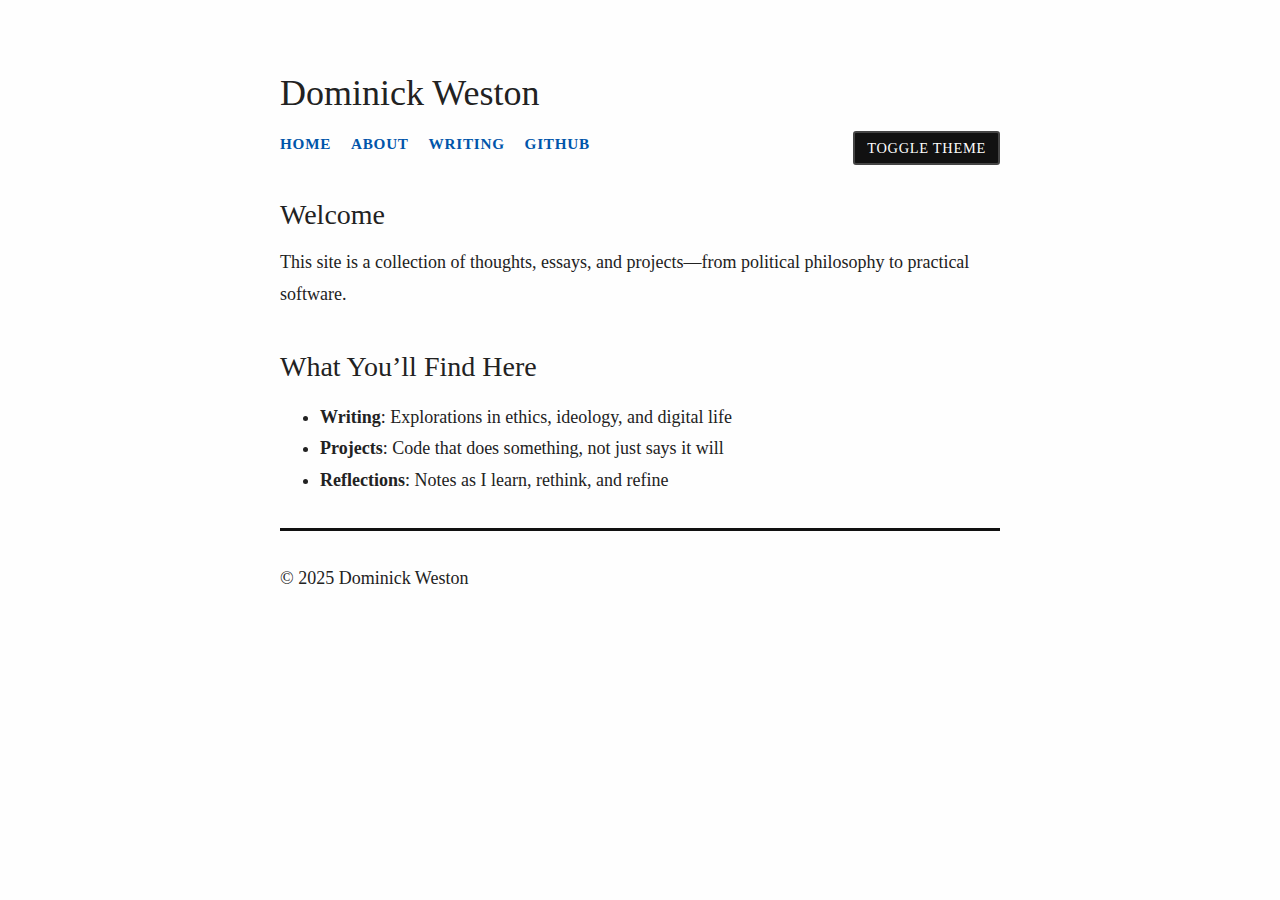
<file: index.html>
<!DOCTYPE html>
<html lang="en">
  <head>
    <meta charset="UTF-8" />
    <meta name="viewport" content="width=device-width, initial-scale=1.0" />
    <title>Dominick Weston</title>
    <link rel="stylesheet" href="css/style.css" />
  </head>
  <body>
    <header>
      <h1>Dominick Weston</h1>
      <nav>
        <a href="index.html">Home</a>
        <a href="about.html">About</a>
        <a href="writing/index.html">Writing</a>
        <a href="https://github.com/dsweston711" target="_blank">GitHub</a>
        <button id="theme-toggle" style="float: right; font-size: 0.9rem">
          Toggle Theme
        </button>
      </nav>
    </header>

    <main>
      <section>
        <h2>Welcome</h2>
        <p>
          This site is a collection of thoughts, essays, and projects—from
          political philosophy to practical software.
        </p>
      </section>

      <section>
        <h2>What You’ll Find Here</h2>
        <ul>
          <li>
            <strong>Writing</strong>: Explorations in ethics, ideology, and
            digital life
          </li>
          <li>
            <strong>Projects</strong>: Code that does something, not just says
            it will
          </li>
          <li>
            <strong>Reflections</strong>: Notes as I learn, rethink, and refine
          </li>
        </ul>
      </section>
    </main>

    <footer>
      <hr />
      <p>&copy; 2025 Dominick Weston</p>
    </footer>
  </body>

  <script>
    const toggle = document.getElementById("theme-toggle");
    const html = document.documentElement;

    // Load saved theme from localStorage
    const saved = localStorage.getItem("theme");
    if (saved) html.setAttribute("data-theme", saved);

    toggle.addEventListener("click", () => {
      const isDark = html.getAttribute("data-theme") === "dark";
      const newTheme = isDark ? "light" : "dark";
      html.setAttribute("data-theme", newTheme);
      localStorage.setItem("theme", newTheme);
    });
  </script>
</html>
</file>
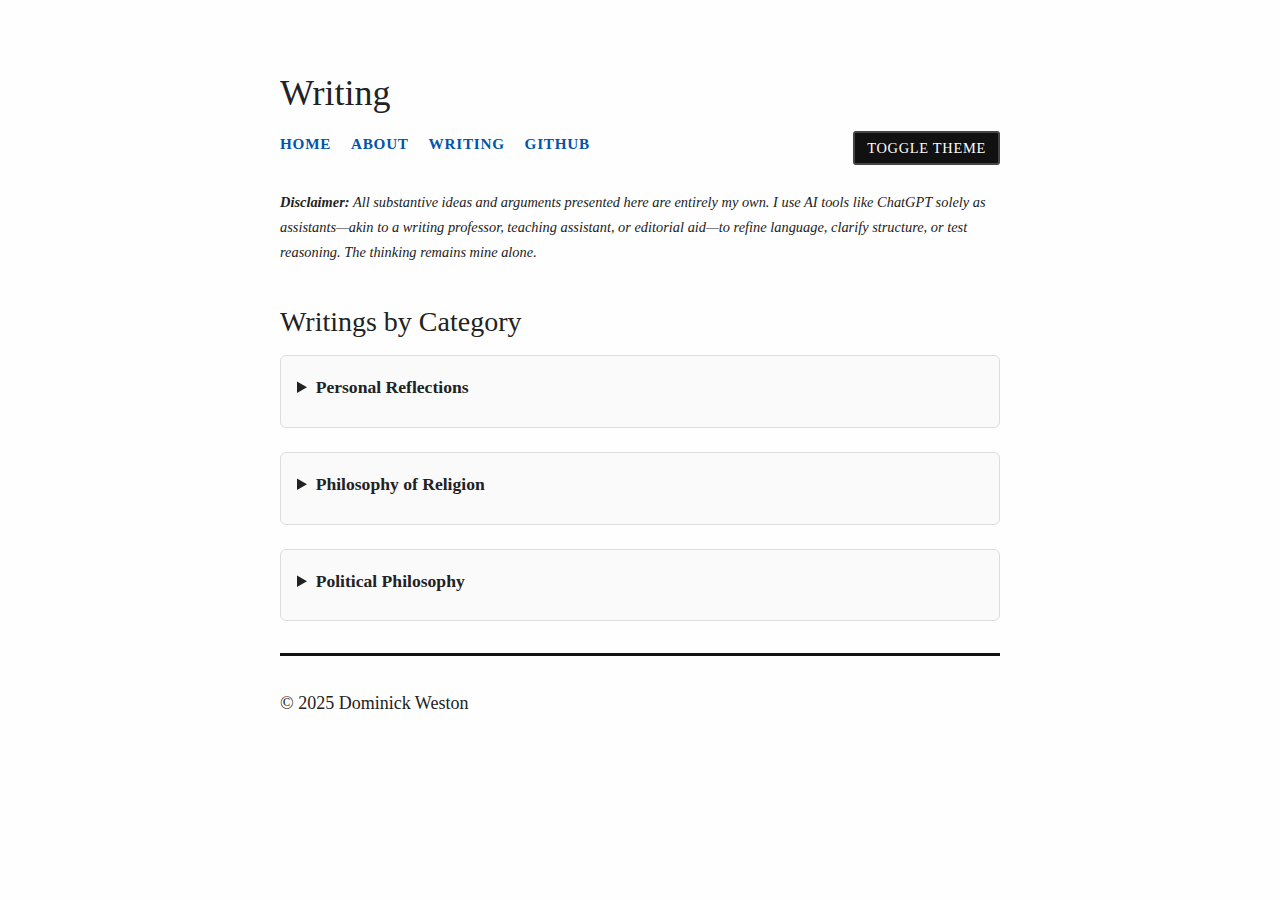
<file: writing/index.html>
<!DOCTYPE html>
<html lang="en">
  <head>
    <meta charset="UTF-8" />
    <meta name="viewport" content="width=device-width, initial-scale=1.0" />
    <title>Writing – Dominick Weston</title>
    <link rel="stylesheet" href="../css/style.css" />
  </head>
  <body>
    <header>
      <h1>Writing</h1>
      <nav>
        <a href="../index.html">Home</a>
        <a href="../about.html">About</a>
        <a href="../writing/index.html">Writing</a>
        <a href="https://github.com/dsweston711" target="_blank">GitHub</a>
        <button id="theme-toggle" style="float: right; font-size: 0.9rem">
          Toggle Theme
        </button>
      </nav>
    </header>

    <main>
      <section>
        <p style="font-size: 0.9rem; font-style: italic; margin-bottom: 2rem">
          <strong>Disclaimer:</strong> All substantive ideas and arguments
          presented here are entirely my own. I use AI tools like ChatGPT solely
          as assistants—akin to a writing professor, teaching assistant, or
          editorial aid—to refine language, clarify structure, or test
          reasoning. The thinking remains mine alone.
        </p>
      </section>
      <section>
        <h2>Writings by Category</h2>

        <details>
          <summary><strong>Personal Reflections</strong></summary>
          <ul>
            <li>
              <a href="personal/againsttheperfectday.html"
                >§ Against the Perfect Day</a
              >
              <span>
                – On the moral cost of waiting and the courage to act before
                you're ready</span
              >
            </li>

            <li>
              <a href="personal/personalmanifesto.html">§ Personal Manifesto</a>
            </li>
          </ul>
        </details>

        <details>
          <summary><strong>Philosophy of Religion</strong></summary>
          <ul>
            <li>
              <a href="philosophyofreligion/omniscienceandfreewill.html"
                >§ Omniscience and Free Will</a
              >
              <span>
                – What does it mean to be free if God already knows what we will
                do?</span
              >
            </li>
          </ul>
        </details>

        <details>
          <summary><strong>Political Philosophy</strong></summary>
          <ul>
            <li>
              <a href="political/ethocratism.html">§ Ethocratism</a>
              <span>
                – On the power of tribal identity in modern discourse</span
              >
            </li>
            <li>
              <a href="political/civilsocietyanditsconstituents.html"
                >§ Civil Society and its Constituents</a
              >
              <span> – A reflection on the foundations of free society</span>
            </li>
          </ul>
        </details>
      </section>
    </main>

    <footer>
      <hr />
      <p>&copy; 2025 Dominick Weston</p>
    </footer>
  </body>

  <script>
    const toggle = document.getElementById("theme-toggle");
    const html = document.documentElement;

    // Load saved theme from localStorage
    const saved = localStorage.getItem("theme");
    if (saved) html.setAttribute("data-theme", saved);

    toggle.addEventListener("click", () => {
      const isDark = html.getAttribute("data-theme") === "dark";
      const newTheme = isDark ? "light" : "dark";
      html.setAttribute("data-theme", newTheme);
      localStorage.setItem("theme", newTheme);
    });
  </script>
</html>
</file>
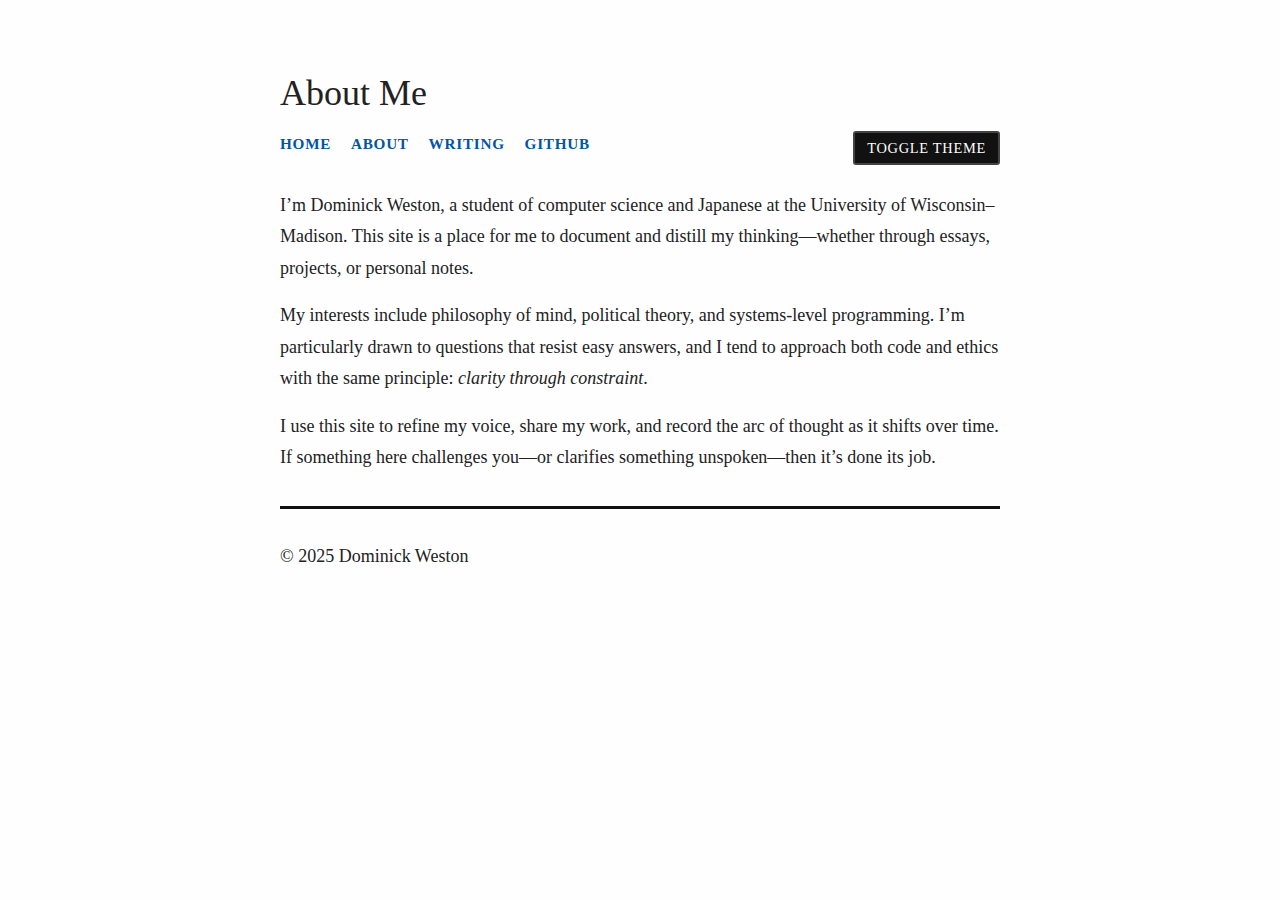
<file: about.html>
<!DOCTYPE html>
<html lang="en">
  <head>
    <meta charset="UTF-8" />
    <meta name="viewport" content="width=device-width, initial-scale=1.0" />
    <title>About – Dominick Weston</title>
    <link rel="stylesheet" href="css/style.css" />
  </head>
  <body>
    <header>
      <h1>About Me</h1>
      <nav>
        <a href="index.html">Home</a>
        <a href="about.html">About</a>
        <a href="writing/index.html">Writing</a>
        <a href="https://github.com/dsweston711" target="_blank">GitHub</a>
        <button id="theme-toggle" style="float: right; font-size: 0.9rem">
          Toggle Theme
        </button>
      </nav>
    </header>

    <main>
      <section>
        <p>
          I’m Dominick Weston, a student of computer science and Japanese at the
          University of Wisconsin–Madison. This site is a place for me to
          document and distill my thinking—whether through essays, projects, or
          personal notes.
        </p>

        <p>
          My interests include philosophy of mind, political theory, and
          systems-level programming. I’m particularly drawn to questions that
          resist easy answers, and I tend to approach both code and ethics with
          the same principle:
          <em>clarity through constraint</em>.
        </p>

        <p>
          I use this site to refine my voice, share my work, and record the arc
          of thought as it shifts over time. If something here challenges you—or
          clarifies something unspoken—then it’s done its job.
        </p>
      </section>
    </main>

    <footer>
      <hr />
      <p>&copy; 2025 Dominick Weston</p>
    </footer>
  </body>

  <script>
    const toggle = document.getElementById("theme-toggle");
    const html = document.documentElement;

    // Load saved theme from localStorage
    const saved = localStorage.getItem("theme");
    if (saved) html.setAttribute("data-theme", saved);

    toggle.addEventListener("click", () => {
      const isDark = html.getAttribute("data-theme") === "dark";
      const newTheme = isDark ? "light" : "dark";
      html.setAttribute("data-theme", newTheme);
      localStorage.setItem("theme", newTheme);
    });
  </script>
</html>
</file>
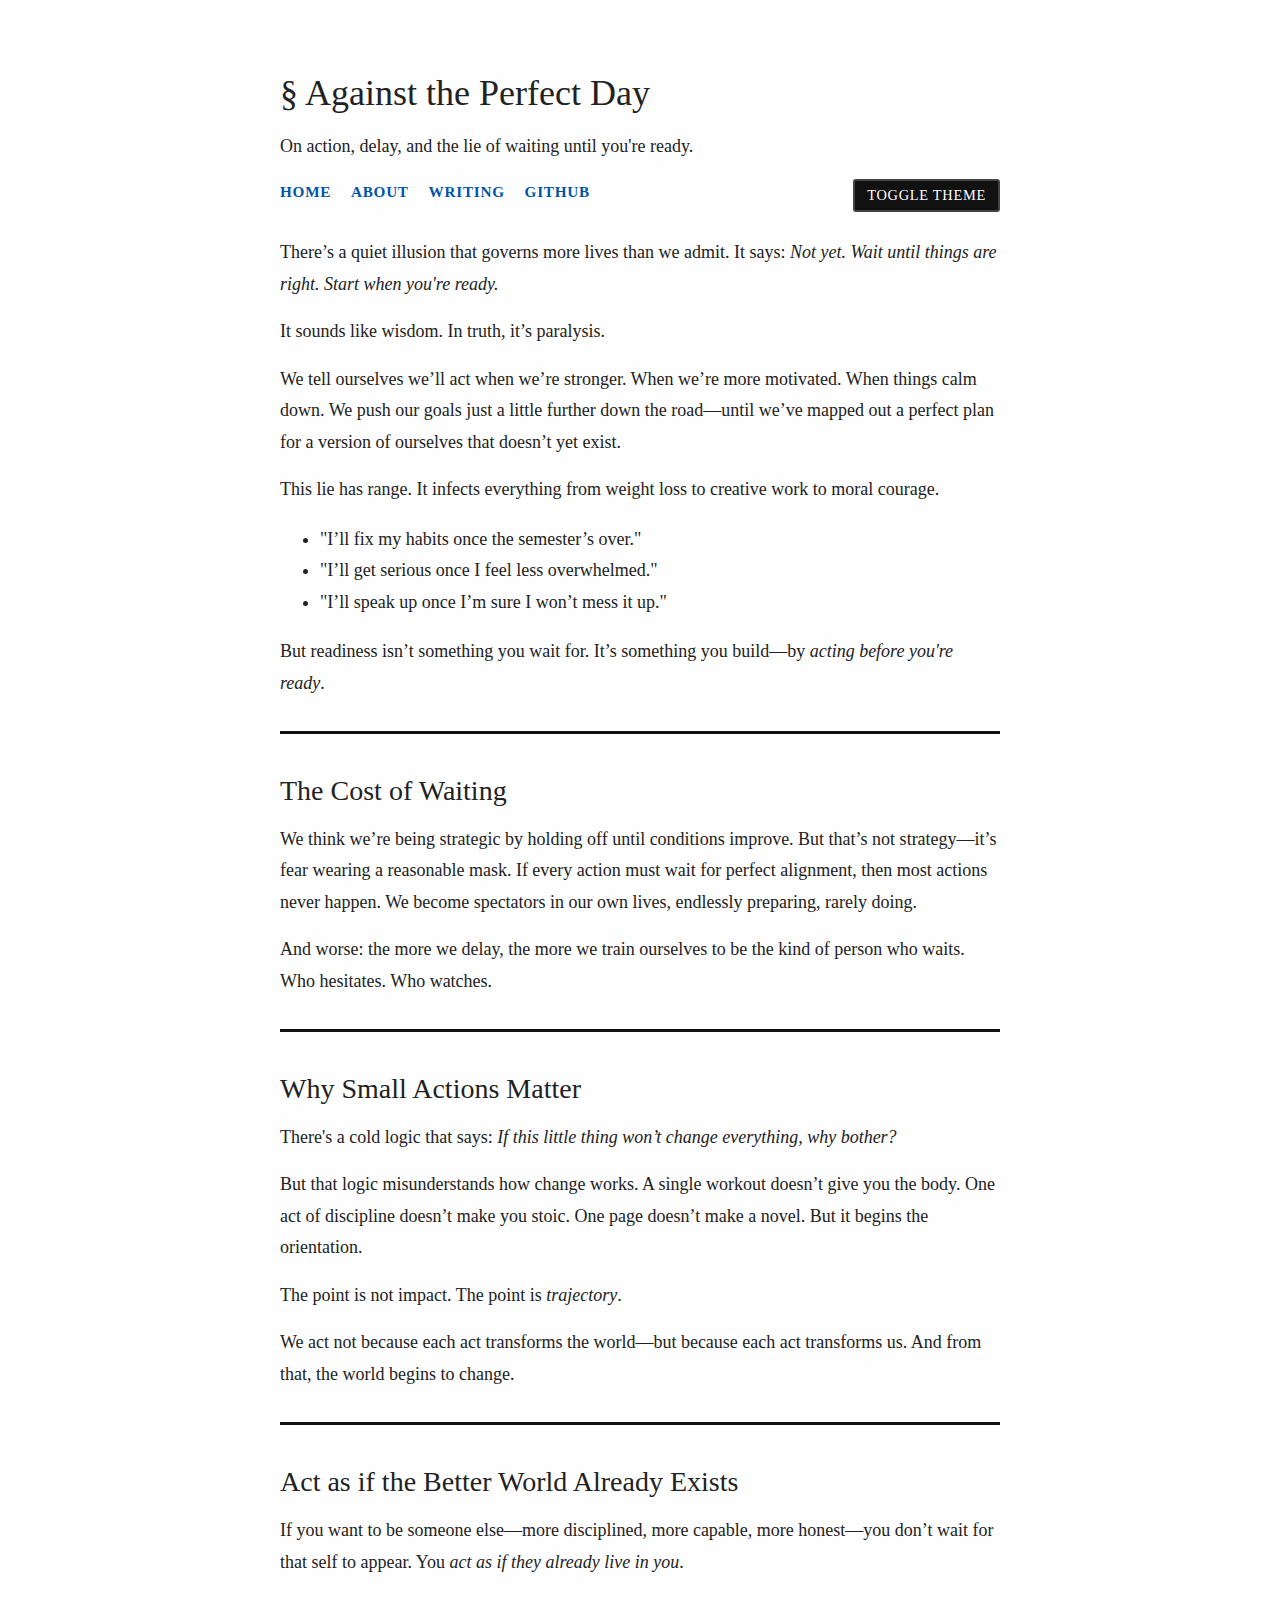
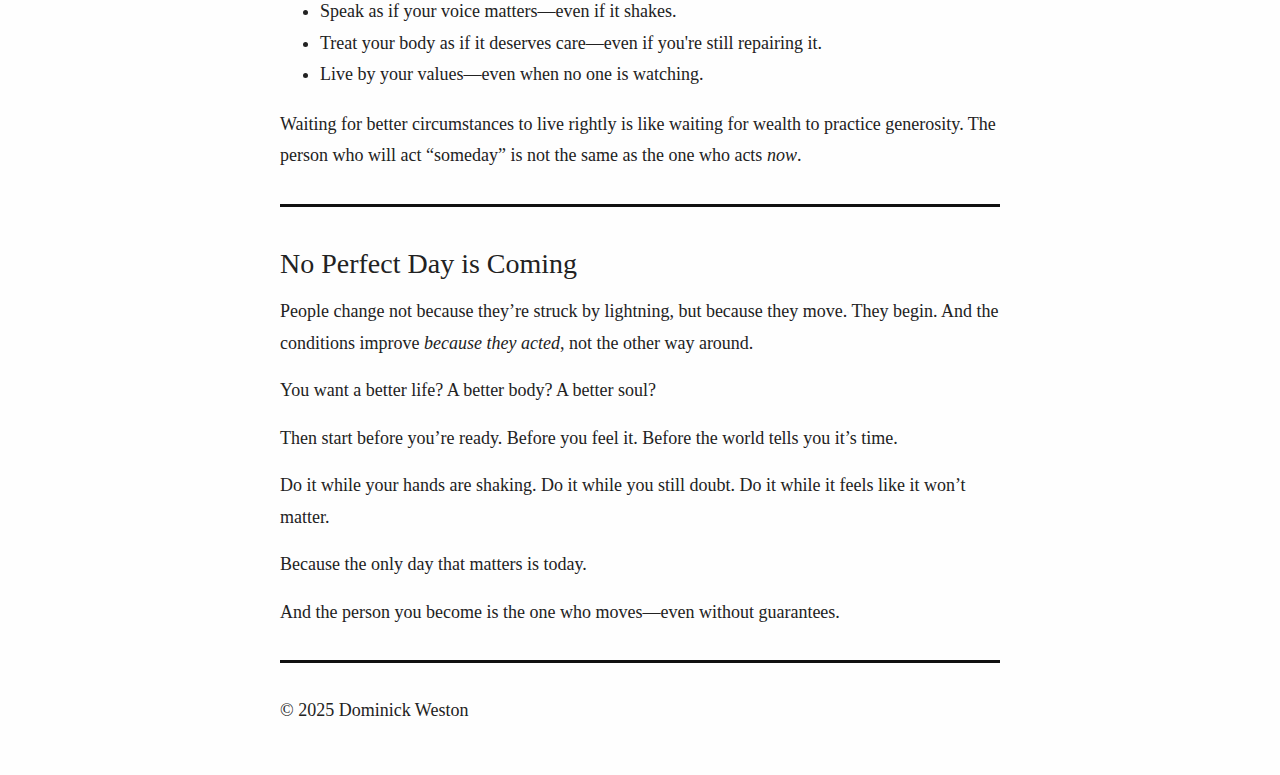
<file: writing/personal/againsttheperfectday.html>
<!DOCTYPE html>
<html lang="en">
  <head>
    <meta charset="UTF-8" />
    <meta name="viewport" content="width=device-width, initial-scale=1.0" />
    <title>§ Against the Perfect Day – Dominick Weston</title>
    <link rel="stylesheet" href="../../css/style.css" />
  </head>
  <body>
    <header>
      <h1>§ Against the Perfect Day</h1>
      <p>On action, delay, and the lie of waiting until you're ready.</p>
      <nav>
        <a href="../../index.html">Home</a>
        <a href="../../about.html">About</a>
        <a href="../index.html">Writing</a>
        <a href="https://github.com/dsweston711" target="_blank">GitHub</a>
        <button id="theme-toggle" style="float: right; font-size: 0.9rem">
          Toggle Theme
        </button>
      </nav>
    </header>

    <main>
      <section>
        <p>
          There’s a quiet illusion that governs more lives than we admit. It
          says:
          <em
            >Not yet. Wait until things are right. Start when you're ready.</em
          >
        </p>

        <p>It sounds like wisdom. In truth, it’s paralysis.</p>

        <p>
          We tell ourselves we’ll act when we’re stronger. When we’re more
          motivated. When things calm down. We push our goals just a little
          further down the road—until we’ve mapped out a perfect plan for a
          version of ourselves that doesn’t yet exist.
        </p>

        <p>
          This lie has range. It infects everything from weight loss to creative
          work to moral courage.
        </p>

        <ul>
          <li>"I’ll fix my habits once the semester’s over."</li>
          <li>"I’ll get serious once I feel less overwhelmed."</li>
          <li>"I’ll speak up once I’m sure I won’t mess it up."</li>
        </ul>

        <p>
          But readiness isn’t something you wait for. It’s something you
          build—by <em>acting before you're ready</em>.
        </p>

        <hr />

        <h2>The Cost of Waiting</h2>
        <p>
          We think we’re being strategic by holding off until conditions
          improve. But that’s not strategy—it’s fear wearing a reasonable mask.
          If every action must wait for perfect alignment, then most actions
          never happen. We become spectators in our own lives, endlessly
          preparing, rarely doing.
        </p>

        <p>
          And worse: the more we delay, the more we train ourselves to be the
          kind of person who waits. Who hesitates. Who watches.
        </p>

        <hr />

        <h2>Why Small Actions Matter</h2>
        <p>
          There's a cold logic that says:
          <em>If this little thing won’t change everything, why bother?</em>
        </p>

        <p>
          But that logic misunderstands how change works. A single workout
          doesn’t give you the body. One act of discipline doesn’t make you
          stoic. One page doesn’t make a novel. But it begins the orientation.
        </p>

        <p>The point is not impact. The point is <em>trajectory</em>.</p>

        <p>
          We act not because each act transforms the world—but because each act
          transforms us. And from that, the world begins to change.
        </p>

        <hr />

        <h2>Act as if the Better World Already Exists</h2>
        <p>
          If you want to be someone else—more disciplined, more capable, more
          honest—you don’t wait for that self to appear. You
          <em>act as if they already live in you</em>.
        </p>

        <ul>
          <li>Speak as if your voice matters—even if it shakes.</li>
          <li>
            Treat your body as if it deserves care—even if you're still
            repairing it.
          </li>
          <li>Live by your values—even when no one is watching.</li>
        </ul>

        <p>
          Waiting for better circumstances to live rightly is like waiting for
          wealth to practice generosity. The person who will act “someday” is
          not the same as the one who acts <em>now</em>.
        </p>

        <hr />

        <h2>No Perfect Day is Coming</h2>
        <p>
          People change not because they’re struck by lightning, but because
          they move. They begin. And the conditions improve
          <em>because they acted</em>, not the other way around.
        </p>

        <p>You want a better life? A better body? A better soul?</p>

        <p>
          Then start before you’re ready. Before you feel it. Before the world
          tells you it’s time.
        </p>

        <p>
          Do it while your hands are shaking. Do it while you still doubt. Do it
          while it feels like it won’t matter.
        </p>

        <p>Because the only day that matters is today.</p>

        <p>
          And the person you become is the one who moves—even without
          guarantees.
        </p>
      </section>
    </main>

    <footer>
      <hr />
      <p>&copy; 2025 Dominick Weston</p>
    </footer>

    <script>
      const toggle = document.getElementById("theme-toggle");
      const html = document.documentElement;

      const saved = localStorage.getItem("theme");
      if (saved) html.setAttribute("data-theme", saved);

      toggle.addEventListener("click", () => {
        const isDark = html.getAttribute("data-theme") === "dark";
        const newTheme = isDark ? "light" : "dark";
        html.setAttribute("data-theme", newTheme);
        localStorage.setItem("theme", newTheme);
      });
    </script>
  </body>
</html>
</file>
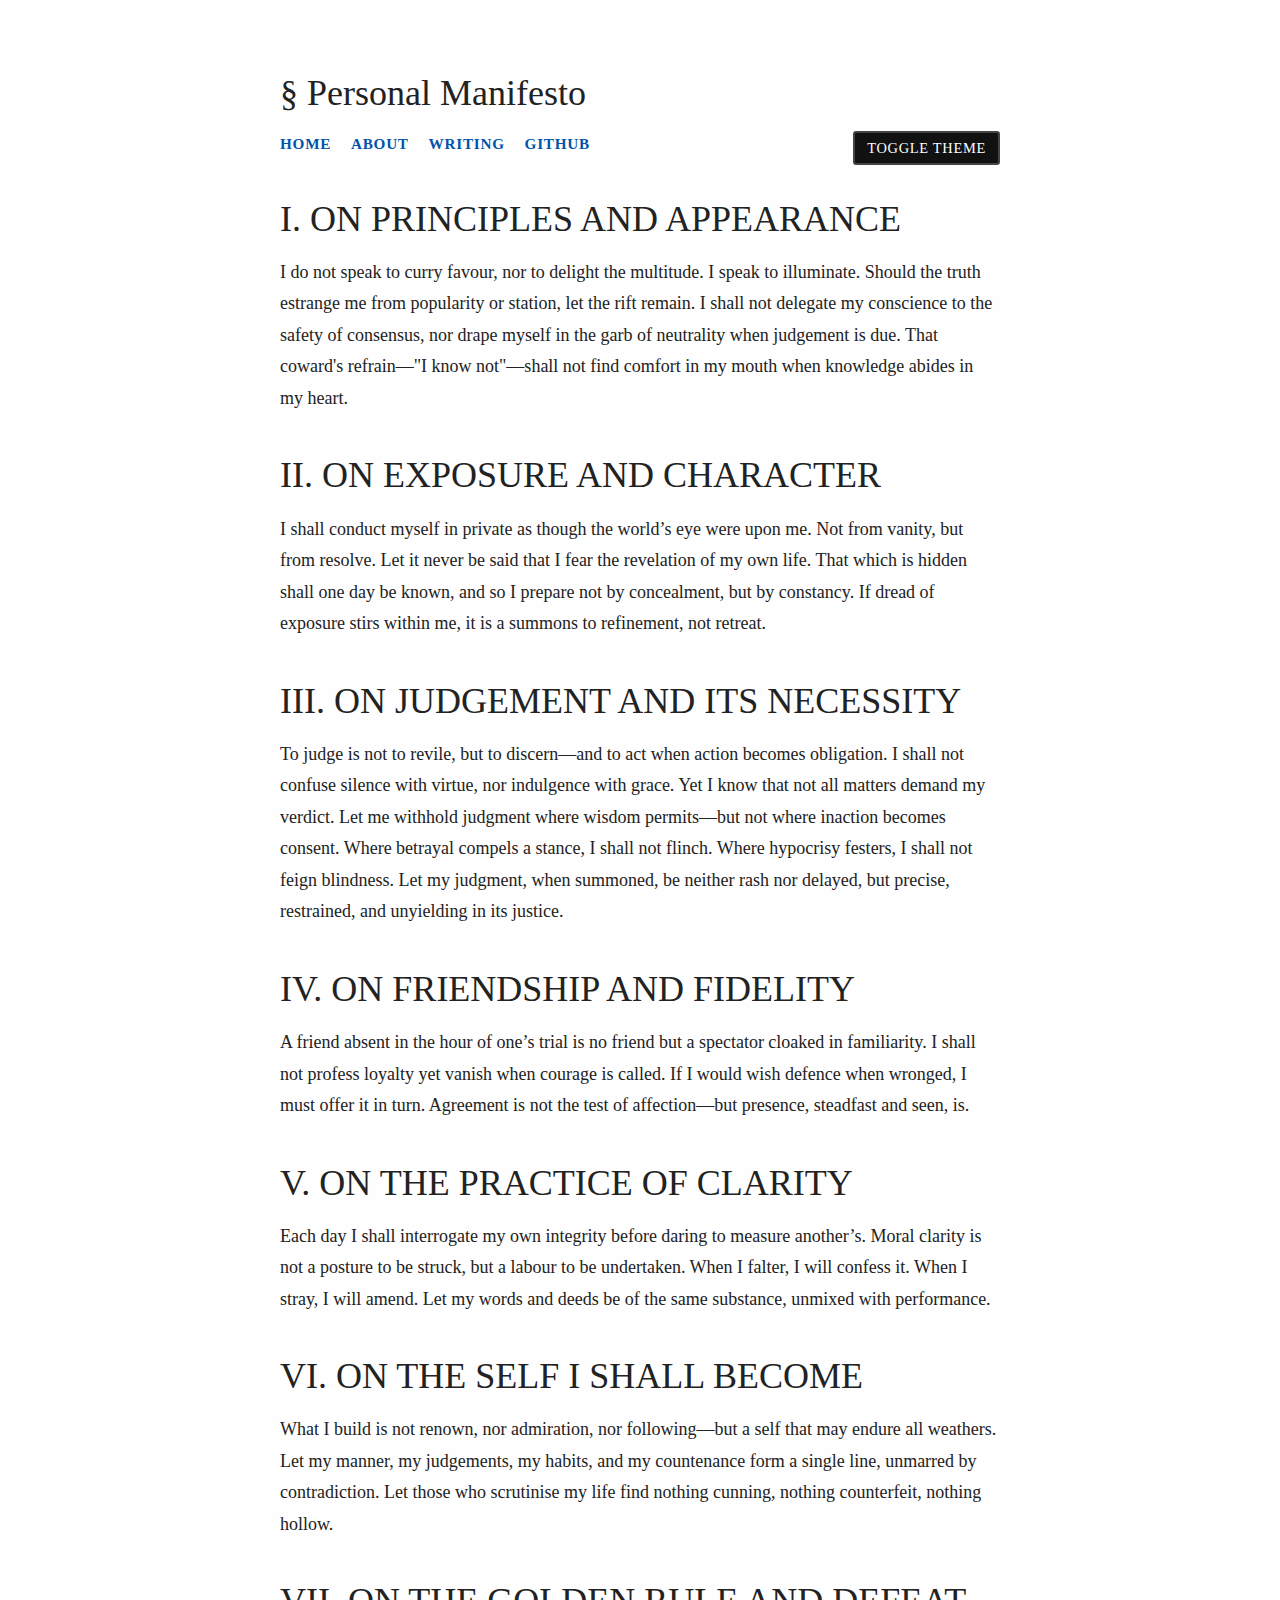
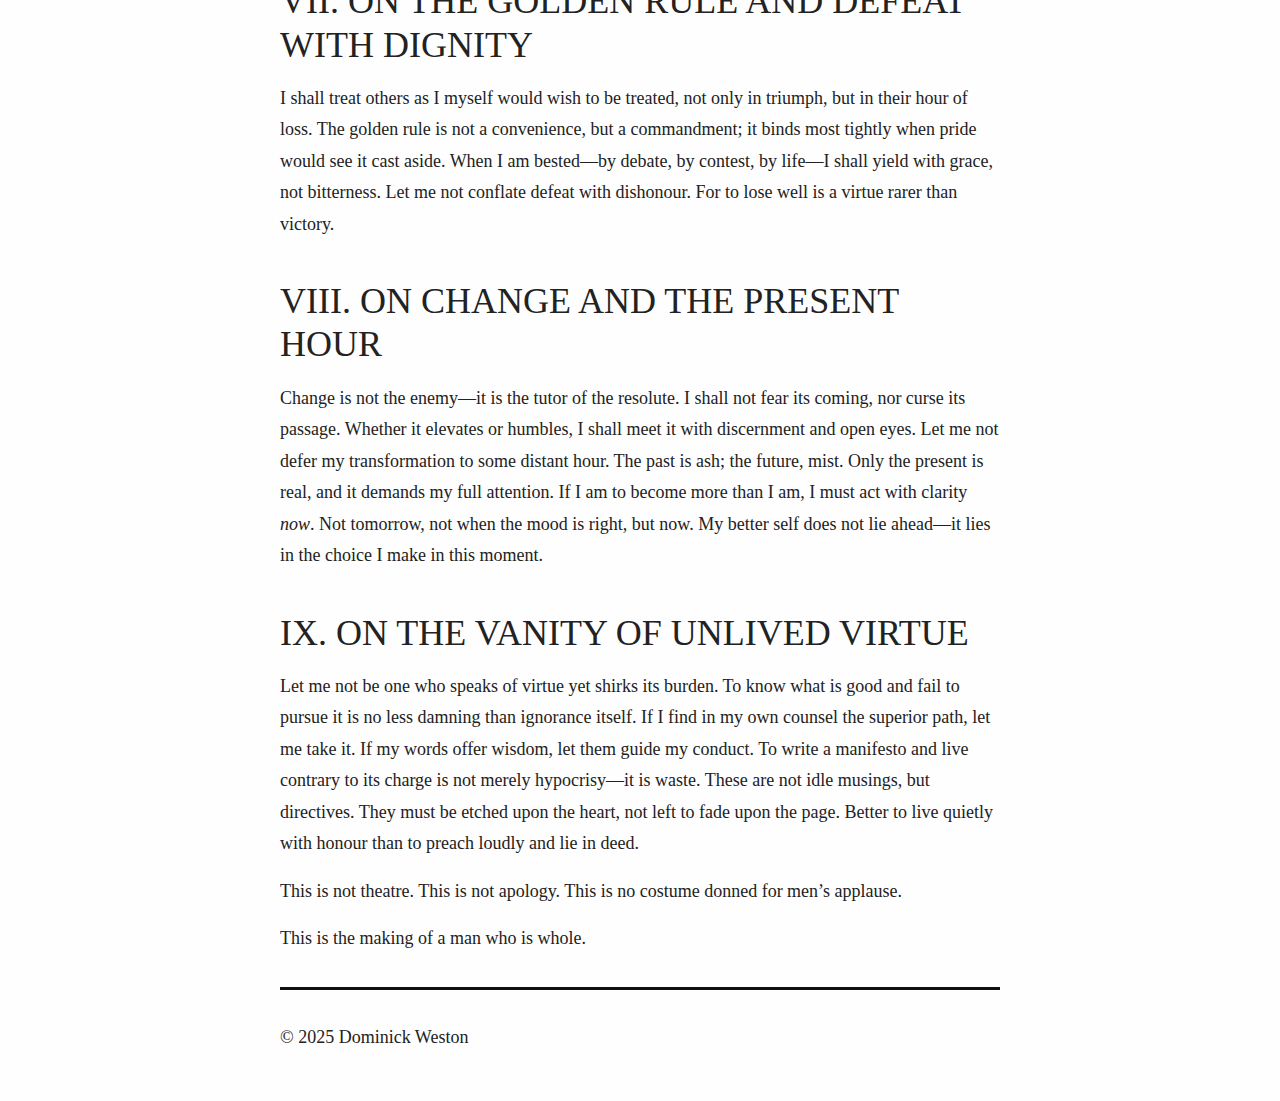
<file: writing/personal/personalmanifesto.html>
<!DOCTYPE html>
<html lang="en">
  <head>
    <meta charset="UTF-8" />
    <meta name="viewport" content="width=device-width, initial-scale=1.0" />
    <title>§ Personal Manifesto – Dominick Weston</title>
    <link rel="stylesheet" href="../../css/style.css" />
  </head>
  <body>
    <header>
      <h1>§ Personal Manifesto</h1>
      <nav>
        <a href="../../index.html">Home</a>
        <a href="../../about.html">About</a>
        <a href="../index.html">Writing</a>
        <a href="https://github.com/dsweston711" target="_blank">GitHub</a>
        <button id="theme-toggle" style="float: right; font-size: 0.9rem">
          Toggle Theme
        </button>
      </nav>
    </header>

    <main>
      <section>
        <h1>I. ON PRINCIPLES AND APPEARANCE</h1>
        <p>
          I do not speak to curry favour, nor to delight the multitude. I speak
          to illuminate. Should the truth estrange me from popularity or
          station, let the rift remain. I shall not delegate my conscience to
          the safety of consensus, nor drape myself in the garb of neutrality
          when judgement is due. That coward's refrain—"I know not"—shall not
          find comfort in my mouth when knowledge abides in my heart.
        </p>

        <h1>II. ON EXPOSURE AND CHARACTER</h1>
        <p>
          I shall conduct myself in private as though the world’s eye were upon
          me. Not from vanity, but from resolve. Let it never be said that I
          fear the revelation of my own life. That which is hidden shall one day
          be known, and so I prepare not by concealment, but by constancy. If
          dread of exposure stirs within me, it is a summons to refinement, not
          retreat.
        </p>

        <h1>III. ON JUDGEMENT AND ITS NECESSITY</h1>
        <p>
          To judge is not to revile, but to discern—and to act when action
          becomes obligation. I shall not confuse silence with virtue, nor
          indulgence with grace. Yet I know that not all matters demand my
          verdict. Let me withhold judgment where wisdom permits—but not where
          inaction becomes consent. Where betrayal compels a stance, I shall not
          flinch. Where hypocrisy festers, I shall not feign blindness. Let my
          judgment, when summoned, be neither rash nor delayed, but precise,
          restrained, and unyielding in its justice.
        </p>

        <h1>IV. ON FRIENDSHIP AND FIDELITY</h1>
        <p>
          A friend absent in the hour of one’s trial is no friend but a
          spectator cloaked in familiarity. I shall not profess loyalty yet
          vanish when courage is called. If I would wish defence when wronged, I
          must offer it in turn. Agreement is not the test of affection—but
          presence, steadfast and seen, is.
        </p>

        <h1>V. ON THE PRACTICE OF CLARITY</h1>
        <p>
          Each day I shall interrogate my own integrity before daring to measure
          another’s. Moral clarity is not a posture to be struck, but a labour
          to be undertaken. When I falter, I will confess it. When I stray, I
          will amend. Let my words and deeds be of the same substance, unmixed
          with performance.
        </p>

        <h1>VI. ON THE SELF I SHALL BECOME</h1>
        <p>
          What I build is not renown, nor admiration, nor following—but a self
          that may endure all weathers. Let my manner, my judgements, my habits,
          and my countenance form a single line, unmarred by contradiction. Let
          those who scrutinise my life find nothing cunning, nothing
          counterfeit, nothing hollow.
        </p>

        <h1>VII. ON THE GOLDEN RULE AND DEFEAT WITH DIGNITY</h1>
        <p>
          I shall treat others as I myself would wish to be treated, not only in
          triumph, but in their hour of loss. The golden rule is not a
          convenience, but a commandment; it binds most tightly when pride would
          see it cast aside. When I am bested—by debate, by contest, by life—I
          shall yield with grace, not bitterness. Let me not conflate defeat
          with dishonour. For to lose well is a virtue rarer than victory.
        </p>

        <h1>VIII. ON CHANGE AND THE PRESENT HOUR</h1>
        <p>
          Change is not the enemy—it is the tutor of the resolute. I shall not
          fear its coming, nor curse its passage. Whether it elevates or
          humbles, I shall meet it with discernment and open eyes. Let me not
          defer my transformation to some distant hour. The past is ash; the
          future, mist. Only the present is real, and it demands my full
          attention. If I am to become more than I am, I must act with clarity
          <em>now</em>. Not tomorrow, not when the mood is right, but now. My
          better self does not lie ahead—it lies in the choice I make in this
          moment.
        </p>

        <h1>IX. ON THE VANITY OF UNLIVED VIRTUE</h1>
        <p>
          Let me not be one who speaks of virtue yet shirks its burden. To know
          what is good and fail to pursue it is no less damning than ignorance
          itself. If I find in my own counsel the superior path, let me take it.
          If my words offer wisdom, let them guide my conduct. To write a
          manifesto and live contrary to its charge is not merely hypocrisy—it
          is waste. These are not idle musings, but directives. They must be
          etched upon the heart, not left to fade upon the page. Better to live
          quietly with honour than to preach loudly and lie in deed.
        </p>

        <p>
          This is not theatre. This is not apology. This is no costume donned
          for men’s applause.
        </p>

        <p>This is the making of a man who is whole.</p>
      </section>
    </main>

    <footer>
      <hr />
      <p>&copy; 2025 Dominick Weston</p>
    </footer>

    <script>
      const toggle = document.getElementById("theme-toggle");
      const html = document.documentElement;

      const saved = localStorage.getItem("theme");
      if (saved) html.setAttribute("data-theme", saved);

      toggle.addEventListener("click", () => {
        const isDark = html.getAttribute("data-theme") === "dark";
        const newTheme = isDark ? "light" : "dark";
        html.setAttribute("data-theme", newTheme);
        localStorage.setItem("theme", newTheme);
      });
    </script>
  </body>
</html>
</file>
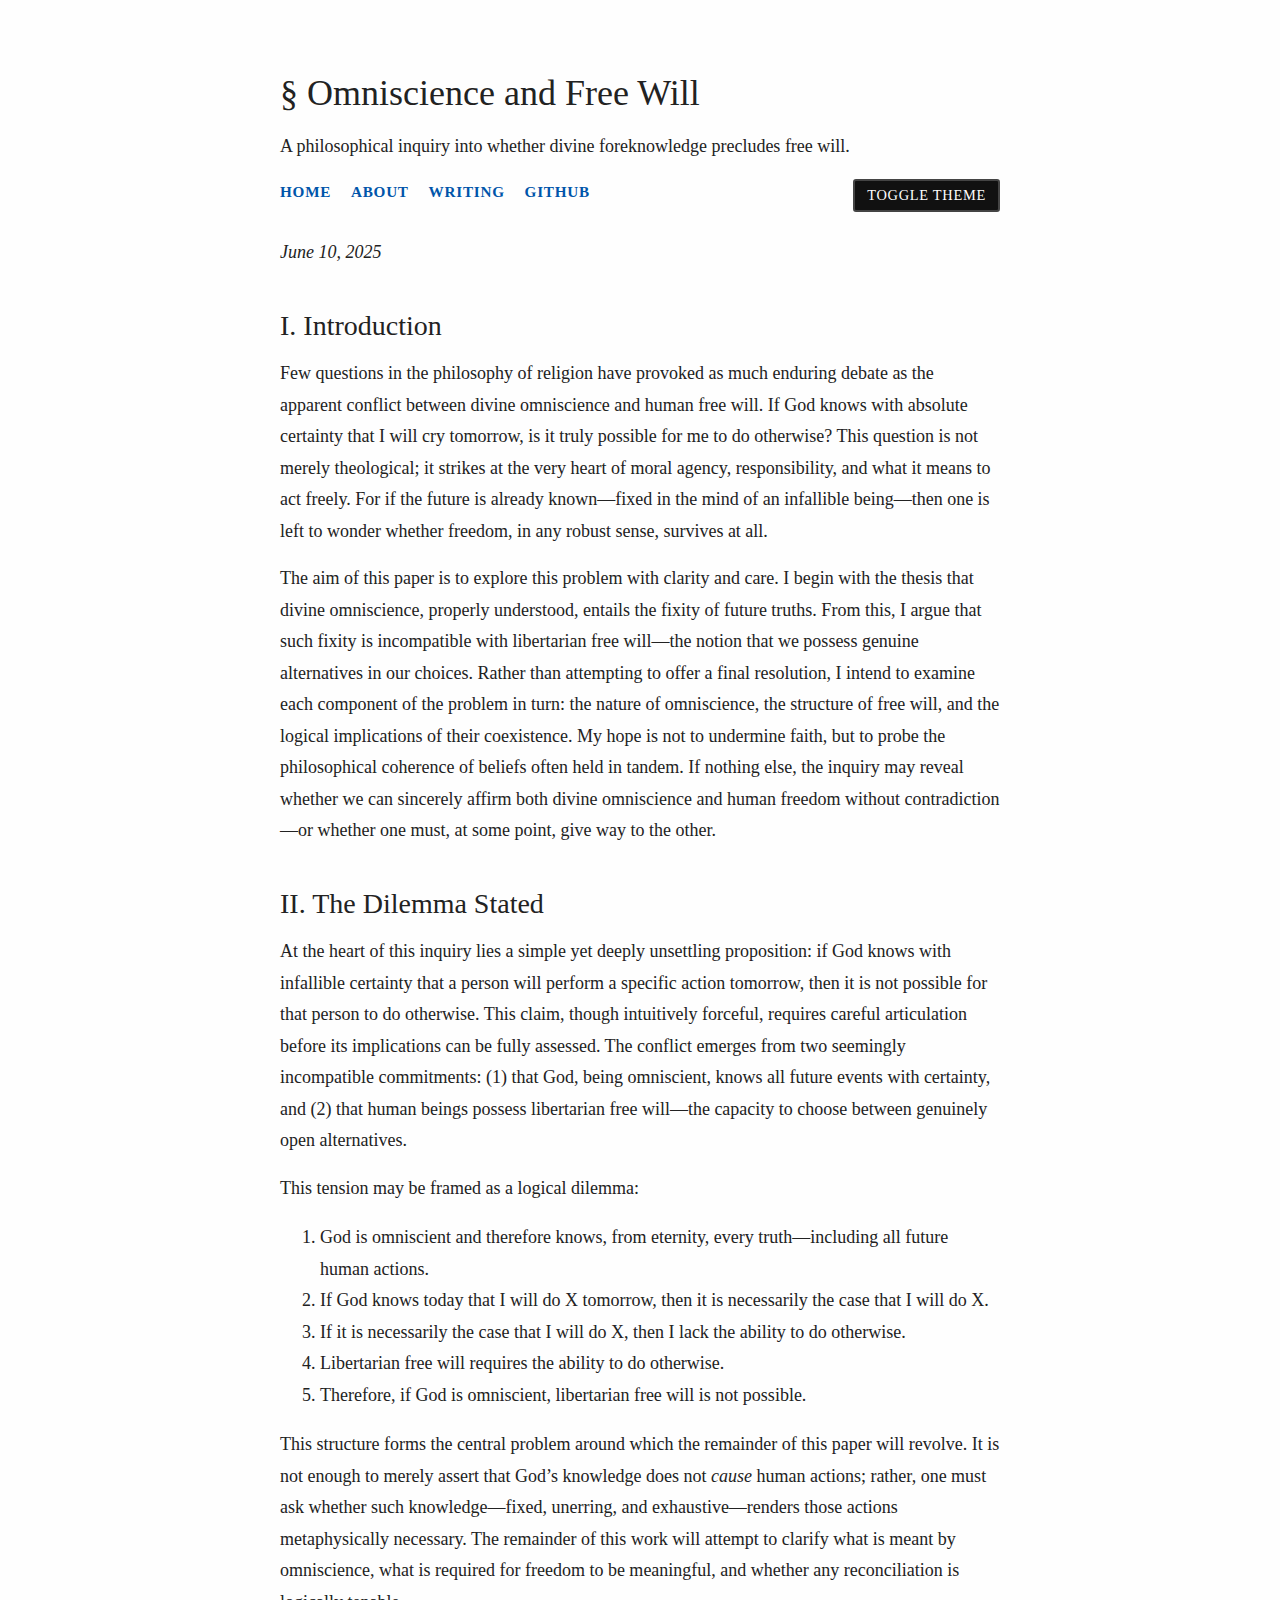
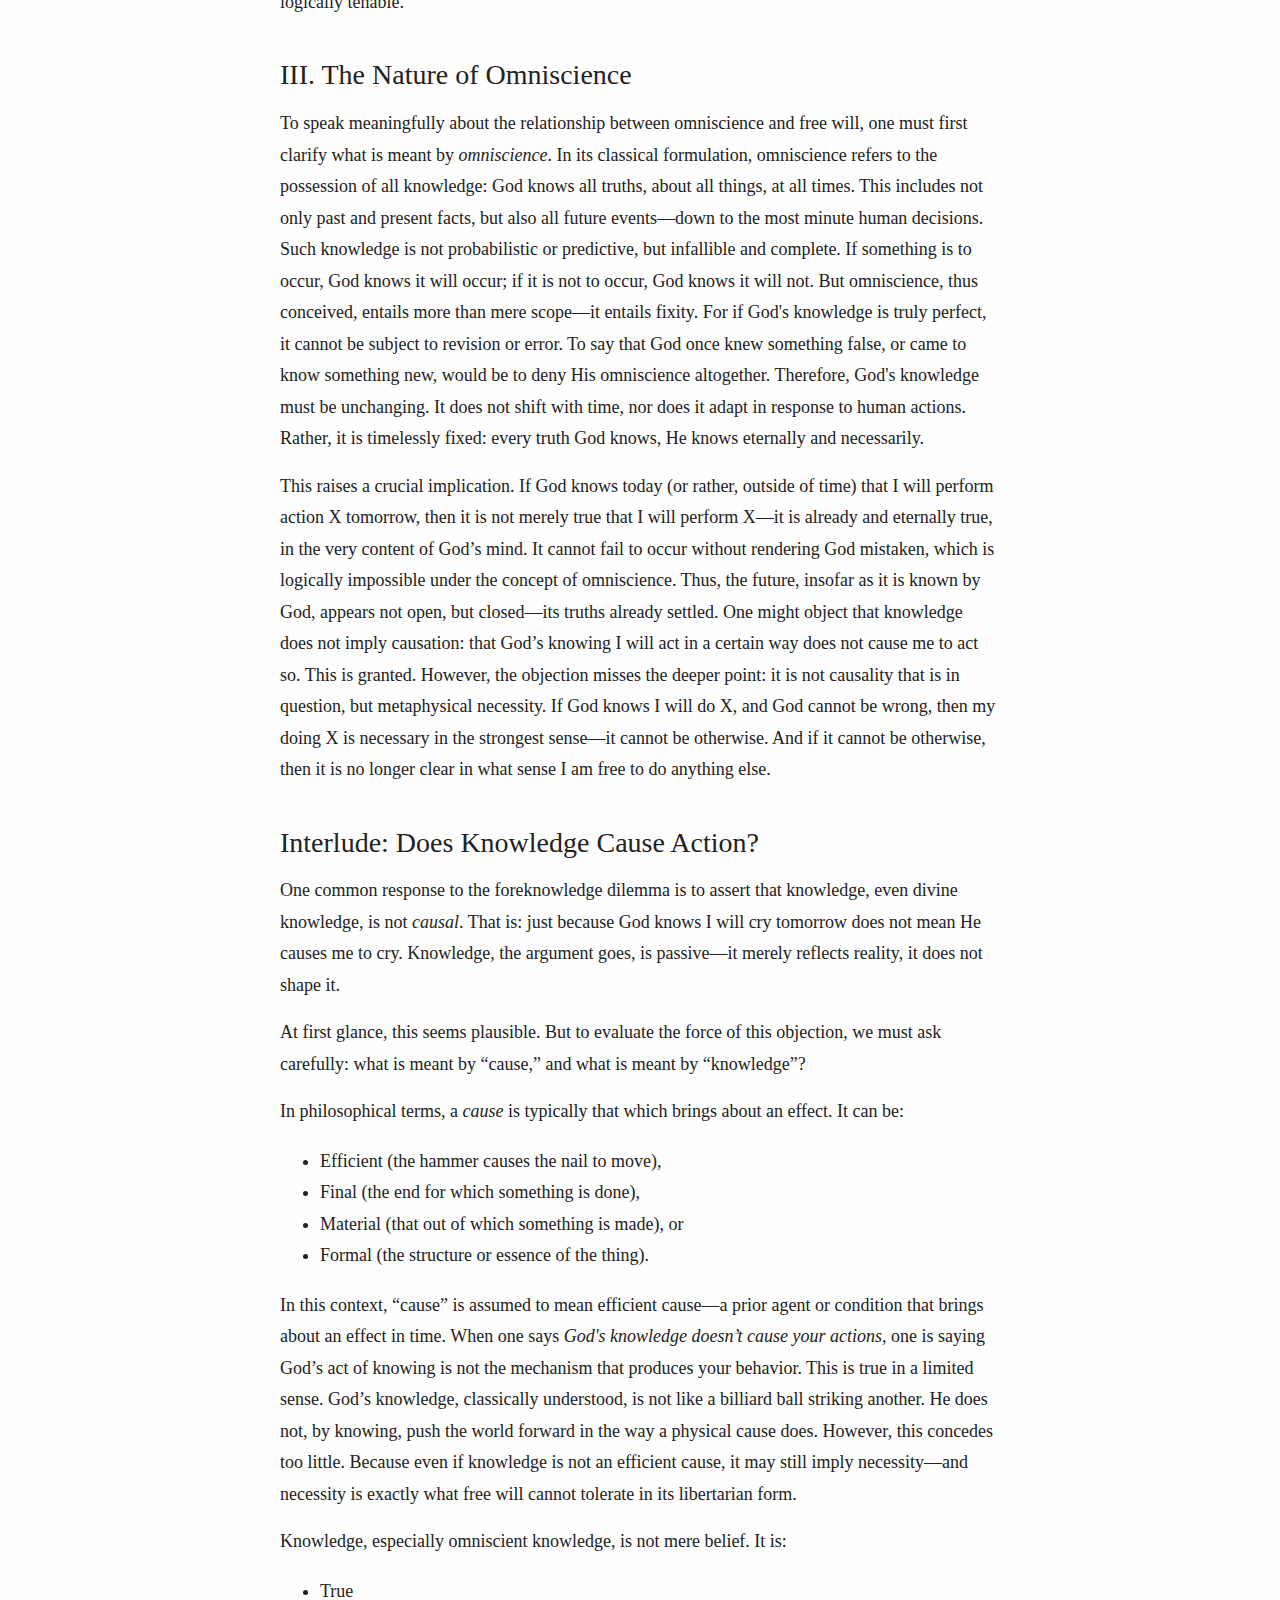
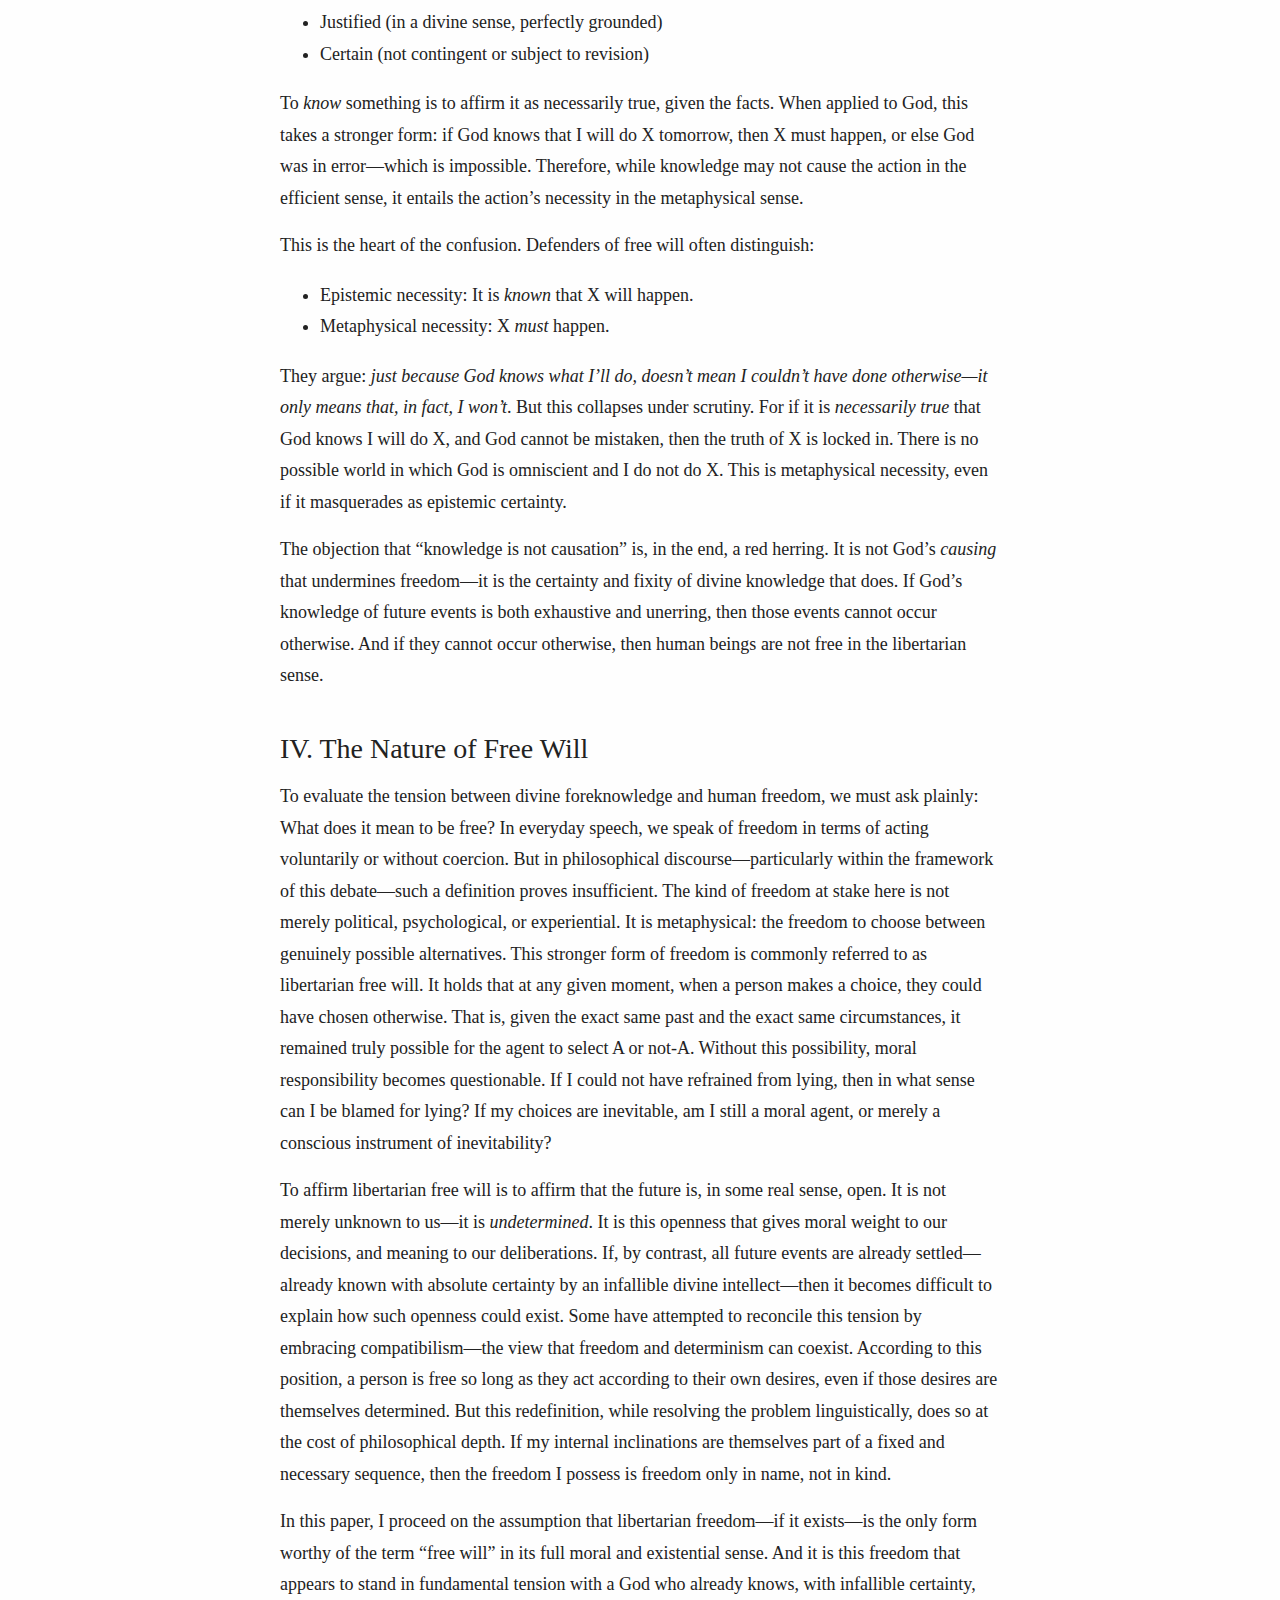
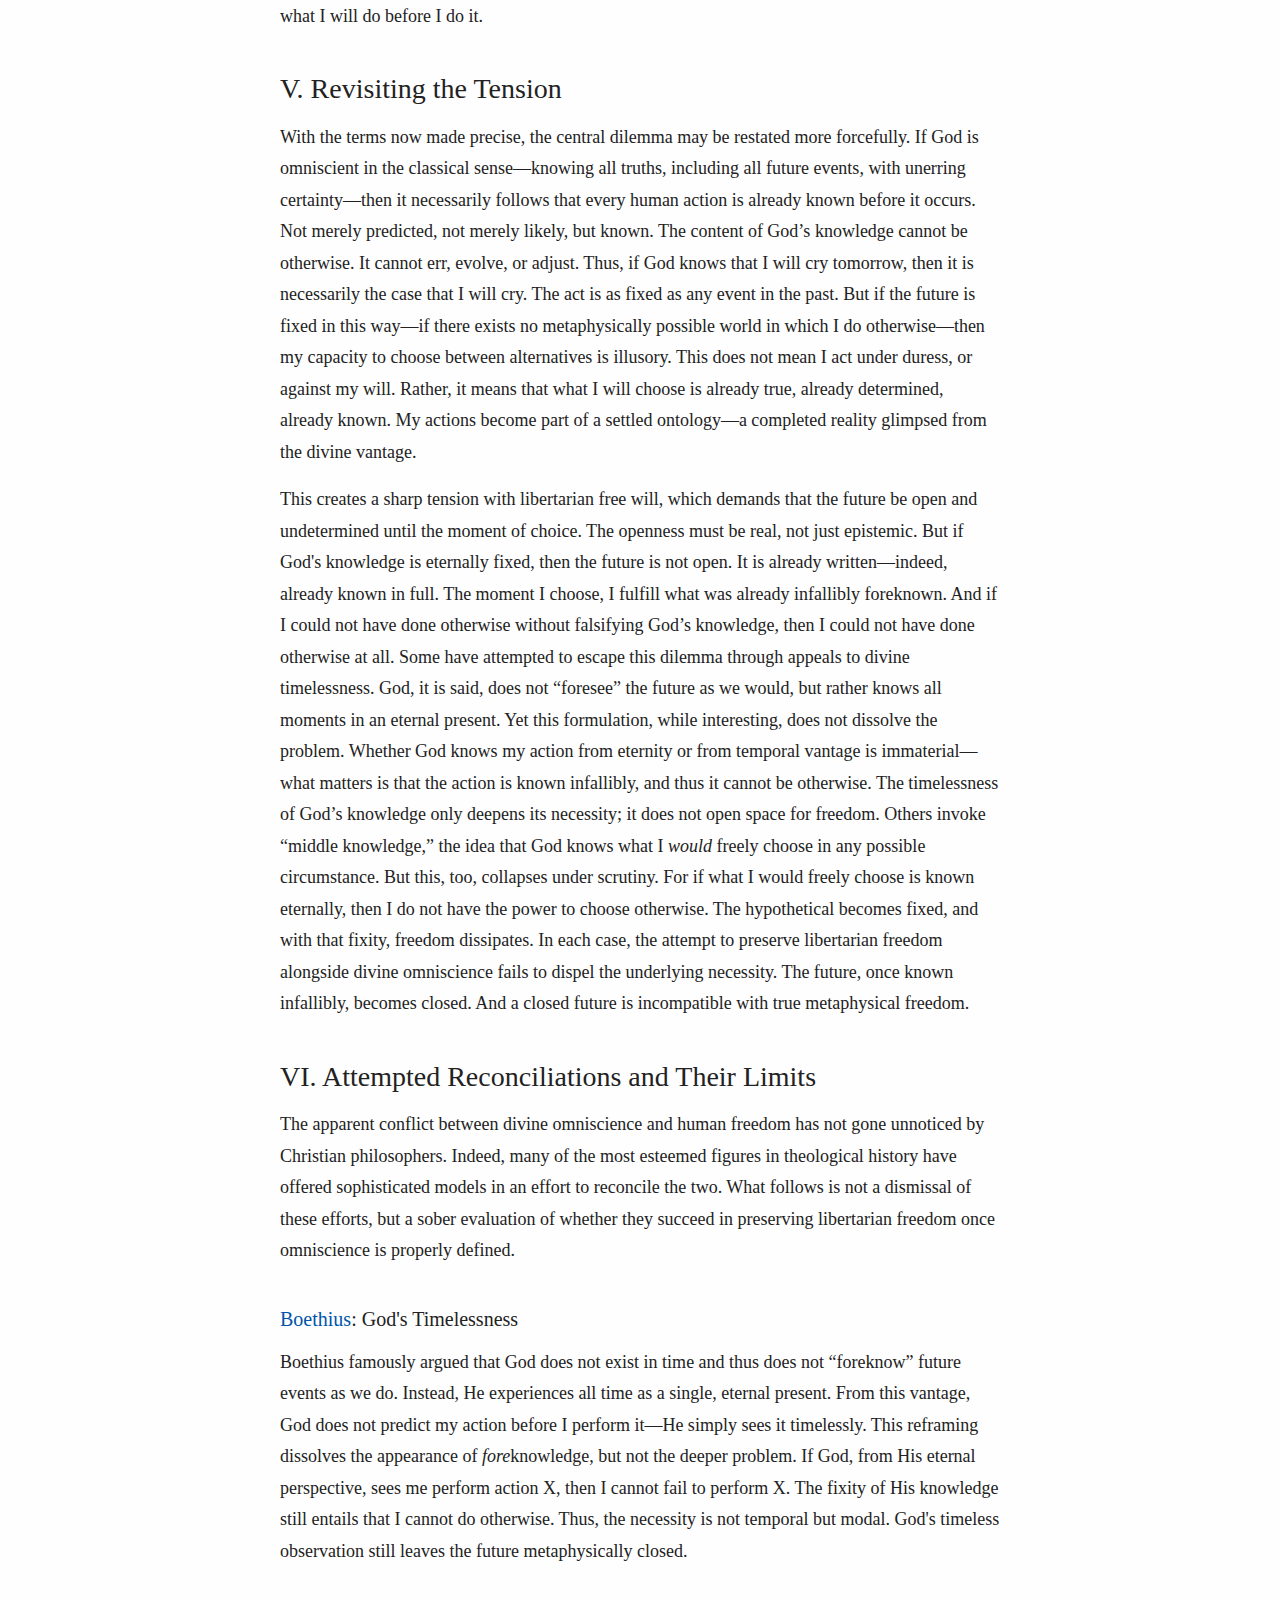
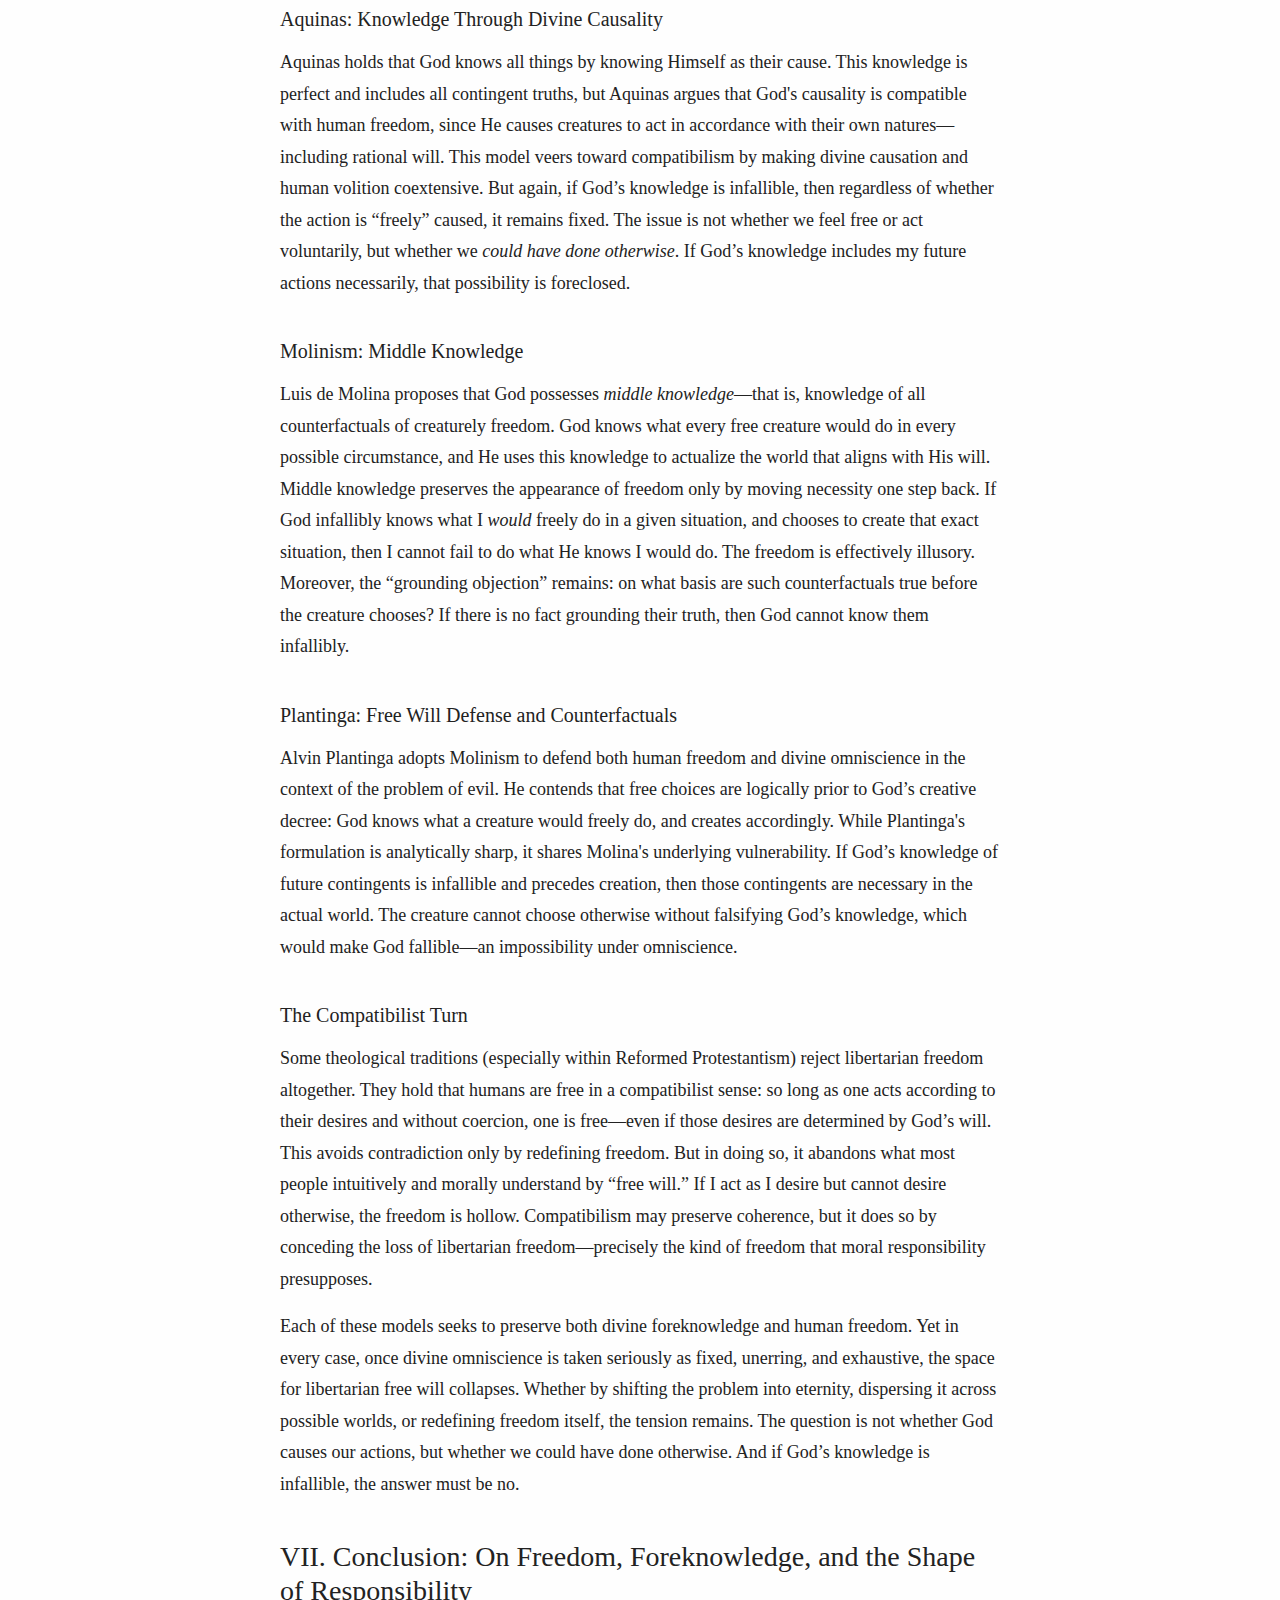
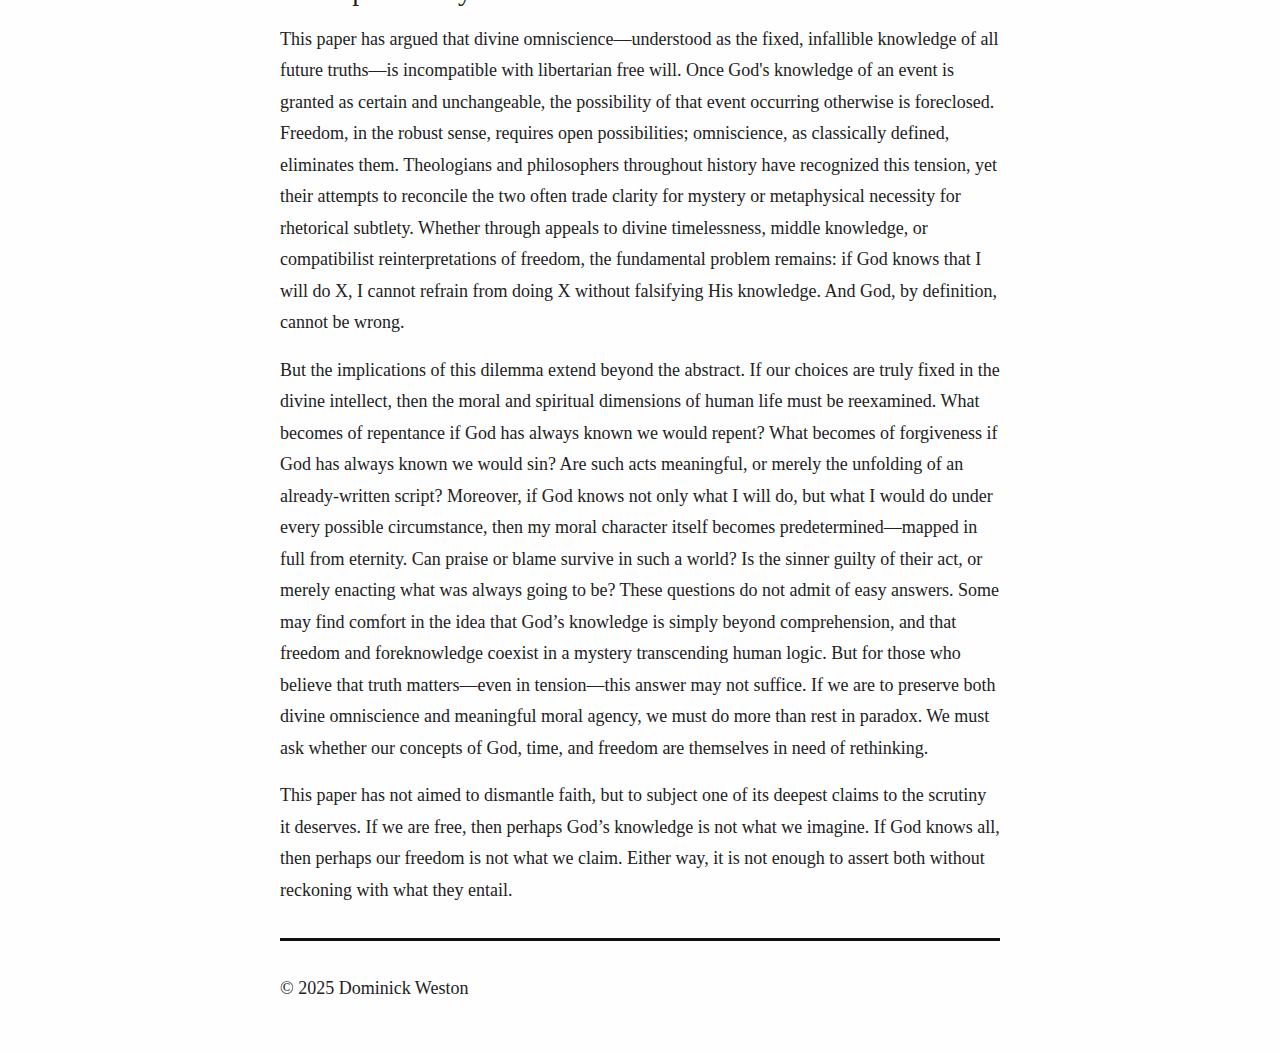
<file: writing/philosophyofreligion/omniscienceandfreewill.html>
<!DOCTYPE html>
<html lang="en">

    <head>
        <meta charset="UTF-8" />
        <meta name="viewport" content="width=device-width, initial-scale=1.0" />
        <title>§ Free Will and Omniscience – Dominick Weston</title>
        <link rel="stylesheet" href="../../css/style.css" />
    </head>

    <body>
        <header>
            <h1>§ Omniscience and Free Will</h1>
            <p>A philosophical inquiry into whether divine foreknowledge
                precludes free will.</p>
            <nav>
                <a href="../../index.html">Home</a>
                <a href="../../about.html">About</a>
                <a href="../index.html">Writing</a>
                <a href="https://github.com/dsweston711"
                    target="_blank">GitHub</a>
                <button id="theme-toggle"
                    style="float: right; font-size: 0.9rem">
                    Toggle Theme
                </button>
            </nav>
        </header>

        <main>
            <p>
                <em>June 10, 2025</em>
            </p>

            <h2>I. Introduction</h2>
            <p>Few questions in the philosophy of religion have provoked as much
                enduring debate as the apparent conflict
                between divine omniscience and human free will. If God knows
                with absolute certainty that I will cry
                tomorrow, is it truly possible for me to do otherwise? This
                question is not merely theological; it strikes
                at the very heart of moral agency, responsibility, and what it
                means to act freely. For if the future is
                already known—fixed in the mind of an infallible being—then one
                is left to wonder whether freedom, in any
                robust sense, survives at all.</p>
            <p>The aim of this paper is to explore this problem with clarity and
                care. I begin with the thesis that divine
                omniscience, properly understood, entails the fixity of future
                truths. From this, I argue that such fixity
                is incompatible with libertarian free will—the notion that we
                possess genuine alternatives in our choices.
                Rather than attempting to offer a final resolution, I intend to
                examine each component of the problem in
                turn: the nature of omniscience, the structure of free will, and
                the logical implications of their
                coexistence. My hope is not to undermine faith, but to probe the
                philosophical coherence of beliefs often
                held in tandem. If nothing else, the inquiry may reveal whether
                we can sincerely affirm both divine
                omniscience and human freedom without contradiction—or whether
                one must, at some point, give way to the
                other.</p>

            <h2>II. The Dilemma Stated</h2>
            <p>At the heart of this inquiry lies a simple yet deeply unsettling
                proposition: if God knows with infallible
                certainty that a person will perform a specific action tomorrow,
                then it is not possible for that person to
                do otherwise. This claim, though intuitively forceful, requires
                careful articulation before its implications
                can be fully assessed. The conflict emerges from two seemingly
                incompatible commitments: (1) that God, being
                omniscient, knows all future events with certainty, and (2) that
                human beings possess libertarian free
                will—the capacity to choose between genuinely open
                alternatives.</p>
            <p>This tension may be framed as a logical dilemma:</p>
            <ol>
                <li>God is omniscient and therefore knows, from eternity, every
                    truth—including all future human actions.
                </li>
                <li>If God knows today that I will do X tomorrow, then it is
                    necessarily the case that I will do X.</li>
                <li>If it is necessarily the case that I will do X, then I lack
                    the ability to do otherwise.</li>
                <li>Libertarian free will requires the ability to do
                    otherwise.</li>
                <li>Therefore, if God is omniscient, libertarian free will is
                    not possible.</li>
            </ol>
            <p>This structure forms the central problem around which the
                remainder of this paper will revolve. It is not
                enough to merely assert that God’s knowledge does not <em>cause</em> human actions; rather, one must ask whether such
                knowledge—fixed, unerring, and exhaustive—renders those actions
                metaphysically necessary. The remainder of
                this work will attempt to clarify what is meant by omniscience,
                what is required for freedom to be
                meaningful, and whether any reconciliation is logically
                tenable.</p>

            <h2>III. The Nature of Omniscience</h2>
            <p>To speak meaningfully about the relationship between omniscience
                and free will, one must first clarify what is meant by
                <em>omniscience</em>. In its classical formulation, omniscience refers to
                the possession of all knowledge: God knows all truths, about all things, at all times. This includes not only past and
                present facts, but also all future events—down to the most minute human decisions. Such knowledge is not probabilistic
                or predictive, but infallible and complete. If something is to occur, God knows it will occur; if it is not to occur,
                God knows it will not. But omniscience, thus conceived, entails more than mere scope—it entails fixity. For if God's
                knowledge is truly perfect, it cannot be subject to revision or error. To say that God once knew something false, or
                came to know something new, would be to deny His omniscience altogether. Therefore, God's knowledge must be unchanging.
                It does not shift with time, nor does it adapt in response to human actions. Rather, it is timelessly fixed: every truth
                God knows, He knows eternally and necessarily.</p>
                <p>This raises a crucial implication. If God knows today (or rather, outside of time) that I will perform action X
                tomorrow, then it is not merely true that I will perform X—it is already and eternally true, in the very content of
                God’s mind. It cannot fail to occur without rendering God mistaken, which is logically impossible under the concept of
                omniscience. Thus, the future, insofar as it is known by God, appears not open, but closed—its truths already settled.
                One might object that knowledge does not imply causation: that God’s knowing I will act in a certain way does not cause
                me to act so. This is granted. However, the objection misses the deeper point: it is not causality that is in question,
                but metaphysical necessity. If God knows I will do X, and God cannot be wrong, then my doing X is necessary in the
                strongest sense—it cannot be otherwise. And if it cannot be otherwise, then it is no longer clear in what sense I am
                free to do anything else.</p>

                <h2>Interlude: Does Knowledge Cause Action?</h2>
                <p>One common response to the foreknowledge dilemma is to assert that knowledge, even divine knowledge, is not <em>causal</em>. That
                is: just because God knows I will cry tomorrow does not mean He causes me to cry. Knowledge, the argument goes, is
                passive—it merely reflects reality, it does not shape it.</p>
                <p>At first glance, this seems plausible. But to evaluate the force of this objection, we must ask carefully: what is meant
                by “cause,” and what is meant by “knowledge”?</p>
                <p>In philosophical terms, a <em>cause</em> is typically that which brings about an effect. It can be:</p>
                <ul>
                    <li>Efficient (the hammer causes the nail to move),</li>
                    <li>Final (the end for which something is done),</li>
                    <li>Material (that out of which something is made), or</li>
                    <li>Formal (the structure or essence of the thing).</li>
                </ul>
                <p>In this context, “cause” is assumed to mean efficient cause—a prior agent or condition that brings about an effect in
                time. When one says <em>God's knowledge doesn’t cause your actions</em>, one is saying God’s act of knowing is not the mechanism
                that produces your behavior. This is true in a limited sense. God’s knowledge, classically understood, is not like a
                billiard ball striking another. He does not, by knowing, push the world forward in the way a physical cause does.
                However, this concedes too little. Because even if knowledge is not an efficient cause, it may still imply necessity—and
                necessity is exactly what free will cannot tolerate in its libertarian form.</p>
                <p>Knowledge, especially omniscient knowledge, is not mere belief. It is:</p>
                <ul>
                    <li>True</li>
                    <li>Justified (in a divine sense, perfectly grounded)</li>
                    <li>Certain (not contingent or subject to revision)</li>
                </ul>
                <p>To <em>know</em> something is to affirm it as necessarily true, given the facts. When applied to God, this takes a stronger form: if God knows that
                I will do X tomorrow, then X must happen, or else God was in error—which is impossible. Therefore, while knowledge may
                not cause the action in the efficient sense, it entails the action’s necessity in the metaphysical sense.</p>
                <p>This is the heart of the confusion. Defenders of free will often distinguish:</p>
                <ul>
                    <li>Epistemic necessity: It is <em>known</em> that X will happen.</li>
                    <li>Metaphysical necessity: X <em>must</em> happen.</li>
                </ul>
                <p>They argue: <em>just because God knows what I’ll do, doesn’t mean I couldn’t have done otherwise—it only means that, in
                fact, I won’t</em>. But this collapses under scrutiny. For if it is <em>necessarily true</em> that God knows I will do X, and God
                cannot be mistaken, then the truth of X is locked in. There is no possible world in which God is omniscient and I do not
                do X. This is metaphysical necessity, even if it masquerades as epistemic certainty.</p>
                <p>The objection that “knowledge is not causation” is, in the end, a red herring. It is not God’s <em>causing</em> that undermines
                freedom—it is the certainty and fixity of divine knowledge that does. If God’s knowledge of future events is both exhaustive and unerring, then those events cannot occur otherwise. And if they cannot
                occur otherwise, then human beings are not free in the libertarian sense.</p>

                <h2>IV. The Nature of Free Will</h2>
                <p>To evaluate the tension between divine foreknowledge and human freedom, we must ask plainly: What does it mean to be
                free? In everyday speech, we speak of freedom in terms of acting voluntarily or without coercion. But in philosophical
                discourse—particularly within the framework of this debate—such a definition proves insufficient. The kind of freedom at
                stake here is not merely political, psychological, or experiential. It is metaphysical: the freedom to choose between
                genuinely possible alternatives. This stronger form of freedom is commonly referred to as libertarian free will. It
                holds that at any given moment, when a person makes a choice, they could have chosen otherwise. That is, given the exact
                same past and the exact same circumstances, it remained truly possible for the agent to select A or not-A. Without this
                possibility, moral responsibility becomes questionable. If I could not have refrained from lying, then in what sense can
                I be blamed for lying? If my choices are inevitable, am I still a moral agent, or merely a conscious instrument of
                inevitability?</p>
                <p>To affirm libertarian free will is to affirm that the future is, in some real sense, open. It is not merely unknown to
                us—it is <em>undetermined</em>. It is this openness that gives moral weight to our decisions, and meaning to our deliberations.
                If, by contrast, all future events are already settled—already known with absolute certainty by an infallible divine
                intellect—then it becomes difficult to explain how such openness could exist. Some have attempted to reconcile this
                tension by embracing compatibilism—the view that freedom and determinism can coexist. According to this position, a
                person is free so long as they act according to their own desires, even if those desires are themselves determined. But this redefinition, while
                resolving the problem linguistically, does so at the cost of philosophical depth. If my internal inclinations are
                themselves part of a fixed and necessary sequence, then the freedom I possess is freedom only in name, not in kind.</p>
                <p>In this paper, I proceed on the assumption that libertarian freedom—if it exists—is the only form worthy of the term
                “free will” in its full moral and existential sense. And it is this freedom that appears to stand in fundamental tension
                with a God who already knows, with infallible certainty, what I will do before I do it.</p>

                <h2>V. Revisiting the Tension</h2>
                <p>With the terms now made precise, the central dilemma may be restated more forcefully. If God is omniscient in the
                classical sense—knowing all truths, including all future events, with unerring certainty—then it necessarily follows
                that every human action is already known before it occurs. Not merely predicted, not merely likely, but known. The
                content of God’s knowledge cannot be otherwise. It cannot err, evolve, or adjust. Thus, if God knows that I will cry
                tomorrow, then it is necessarily the case that I will cry. The act is as fixed as any event in the past. But if the
                future is fixed in this way—if there exists no metaphysically possible world in which I do otherwise—then my capacity to
                choose between alternatives is illusory. This does not mean I act under duress, or against my will. Rather, it means
                that what I will choose is already true, already determined, already known. My actions become part of a settled
                ontology—a completed reality glimpsed from the divine vantage.</p>
                <p>This creates a sharp tension with libertarian free will, which demands that the future be open and undetermined until
                the moment of choice. The openness must be real, not just epistemic. But if God's knowledge is eternally fixed, then the
                future is not open. It is already written—indeed, already known in full. The moment I choose, I fulfill what was already
                infallibly foreknown. And if I could not have done otherwise without falsifying God’s knowledge, then I could not have
                done otherwise at all. Some have attempted to escape this dilemma through appeals to divine timelessness. God, it is
                said, does not “foresee” the future as we would, but rather knows all moments in an eternal present. Yet this
                formulation, while interesting, does not dissolve the problem. Whether God knows my action from eternity or from
                temporal vantage is immaterial—what matters is that the action is known infallibly, and thus it cannot be otherwise. The
                timelessness of God’s knowledge only deepens its necessity; it does not open space for freedom. Others invoke “middle
                knowledge,” the idea that God knows what I <em>would</em> freely choose in any possible circumstance. But this, too, collapses
                under scrutiny. For if what I would freely choose is known eternally, then I do not have the power to choose otherwise.
                The hypothetical becomes fixed, and with that fixity, freedom dissipates. In each case, the attempt to preserve
                libertarian freedom alongside divine omniscience fails to dispel the underlying necessity. The future, once known
                infallibly, becomes closed. And a closed future is incompatible with true metaphysical freedom.</p>
                
                <h2>VI. Attempted Reconciliations and Their Limits</h2>
                <p>The apparent conflict between divine omniscience and human freedom has not gone unnoticed by Christian philosophers.
                Indeed, many of the most esteemed figures in theological history have offered sophisticated models in an effort to reconcile the two. What follows is not a dismissal of these efforts,
                but a sober evaluation of whether they succeed in preserving libertarian freedom once omniscience is properly defined.</p>
                <h3><a href="https://plato.stanford.edu/entries/eternity/">Boethius</a>: God's Timelessness</h3>
                <p>Boethius famously argued that God does not exist in time and thus does not “foreknow” future events as we do. Instead,
                He experiences all time as a single, eternal present. From this vantage, God does not predict my action before I perform
                it—He simply sees it timelessly. This reframing dissolves the appearance of <em>fore</em>knowledge, but not the deeper problem.
                If God, from His eternal perspective, sees me perform action X, then I cannot fail to perform X. The fixity of His
                knowledge still entails that I cannot do otherwise. Thus, the necessity is not temporal but modal. God's timeless
                observation still leaves the future metaphysically closed.</p>
                <h3>Aquinas: Knowledge Through Divine Causality</h3>
                <p>Aquinas holds that God knows all things by knowing Himself as their cause. This knowledge is perfect and includes all
                contingent truths, but Aquinas argues that God's causality is compatible with human freedom, since He causes creatures
                to act in accordance with their own natures—including rational will. This model veers toward compatibilism by making
                divine causation and human volition coextensive. But again, if God’s knowledge is infallible, then regardless of whether
                the action is “freely” caused, it remains fixed. The issue is not whether we feel free or act voluntarily, but whether
                we <em>could have done otherwise</em>. If God’s knowledge includes my future actions necessarily, that possibility is foreclosed.</p>
                <h3>Molinism: Middle Knowledge</h3>
                <p>Luis de Molina proposes that God possesses <em>middle knowledge</em>—that is, knowledge of all counterfactuals of creaturely
                freedom. God knows what every free creature would do in every possible circumstance, and He uses this knowledge to
                actualize the world that aligns with His will. Middle knowledge preserves the appearance of freedom only by moving
                necessity one step back. If God infallibly knows what I <em>would</em> freely do in a given situation, and chooses to create that
                exact situation, then I cannot fail to do what He knows I would do. The freedom is effectively illusory. Moreover, the
                “grounding objection” remains: on what basis are such counterfactuals true before the creature chooses? If there is no
                fact grounding their truth, then God cannot know them infallibly.</p>
                <h3>Plantinga: Free Will Defense and Counterfactuals</h3>
                <p>Alvin Plantinga adopts Molinism to defend both human freedom and divine omniscience in the context of the problem of
                evil. He contends that free choices are logically prior to God’s creative decree: God knows what a creature would freely
                do, and creates accordingly. While Plantinga's formulation is analytically sharp, it shares Molina's underlying
                vulnerability. If God’s knowledge of future contingents is infallible and precedes creation, then those contingents are
                necessary in the actual world. The creature cannot choose otherwise without falsifying God’s knowledge, which would make
                God fallible—an impossibility under omniscience.</p>
                <h3>The Compatibilist Turn</h3>
                <p>Some theological traditions (especially within Reformed Protestantism) reject libertarian freedom altogether. They hold
                that humans are free in a compatibilist sense: so long as one acts according to their desires and without coercion, one
                is free—even if those desires are determined by God’s will. This avoids contradiction only by redefining freedom. But in
                doing so, it abandons what most people intuitively and morally understand by “free will.” If I act as I desire but
                cannot desire otherwise, the freedom is hollow. Compatibilism may preserve coherence, but it does so by conceding the
                loss of libertarian freedom—precisely the kind of freedom that moral responsibility presupposes.</p>
                <p>Each of these models seeks to preserve both divine foreknowledge and human freedom. Yet in every case, once divine
                omniscience is taken seriously as fixed, unerring, and exhaustive, the space for libertarian free will collapses.
                Whether by shifting the problem into eternity, dispersing it across possible worlds, or redefining freedom itself, the
                tension remains. The question is not whether God causes our actions, but whether we could have done otherwise. And if
                God’s knowledge is infallible, the answer must be no.</p>

                <h2>VII. Conclusion: On Freedom, Foreknowledge, and the Shape of Responsibility</h2>
                <p>This paper has argued that divine omniscience—understood as the fixed, infallible knowledge of all future truths—is
                incompatible with libertarian free will. Once God's knowledge of an event is granted as certain and unchangeable, the
                possibility of that event occurring otherwise is foreclosed. Freedom, in the robust sense, requires open possibilities;
                omniscience, as classically defined, eliminates them. Theologians and philosophers throughout history have recognized this tension, yet their attempts to reconcile the
                two often trade clarity for mystery or metaphysical necessity for rhetorical subtlety. Whether through appeals to divine
                timelessness, middle knowledge, or compatibilist reinterpretations of freedom, the fundamental problem remains: if God
                knows that I will do X, I cannot refrain from doing X without falsifying His knowledge. And God, by definition, cannot
                be wrong.</p>
                <p>But the implications of this dilemma extend beyond the abstract. If our choices are truly fixed in the divine intellect,
                then the moral and spiritual dimensions of human life must be reexamined. What becomes of repentance if God has always
                known we would repent? What becomes of forgiveness if God has always known we would sin? Are such acts meaningful, or
                merely the unfolding of an already-written script? Moreover, if God knows not only what I will do, but what I would do
                under every possible circumstance, then my moral character itself becomes predetermined—mapped in full from eternity.
                Can praise or blame survive in such a world? Is the sinner guilty of their act, or merely enacting what was always going
                to be? These questions do not admit of easy answers. Some may find comfort in the idea that God’s knowledge is simply
                beyond comprehension, and that freedom and foreknowledge coexist in a mystery transcending human logic. But for those
                who believe that truth matters—even in tension—this answer may not suffice. If we are to preserve both divine
                omniscience and meaningful moral agency, we must do more than rest in paradox. We must ask whether our concepts of God,
                time, and freedom are themselves in need of rethinking.</p>
                <p>This paper has not aimed to dismantle faith, but to subject one of its deepest claims to the scrutiny it deserves. If we
                are free, then perhaps God’s knowledge is not what we imagine. If God knows all, then perhaps our freedom is not what we
                claim. Either way, it is not enough to assert both without reckoning with what they entail.</p>
        </main>

        <footer>
            <hr />
            <p>&copy; 2025 Dominick Weston</p>
        </footer>

        <script>
        const toggle = document.getElementById("theme-toggle");
        const html = document.documentElement;

        const saved = localStorage.getItem("theme");
        if (saved) html.setAttribute("data-theme", saved);

        toggle.addEventListener("click", () => {
            const isDark = html.getAttribute("data-theme") === "dark";
            const newTheme = isDark ? "light" : "dark";
            html.setAttribute("data-theme", newTheme);
            localStorage.setItem("theme", newTheme);
        });
    </script>
    </body>

</html>
</file>
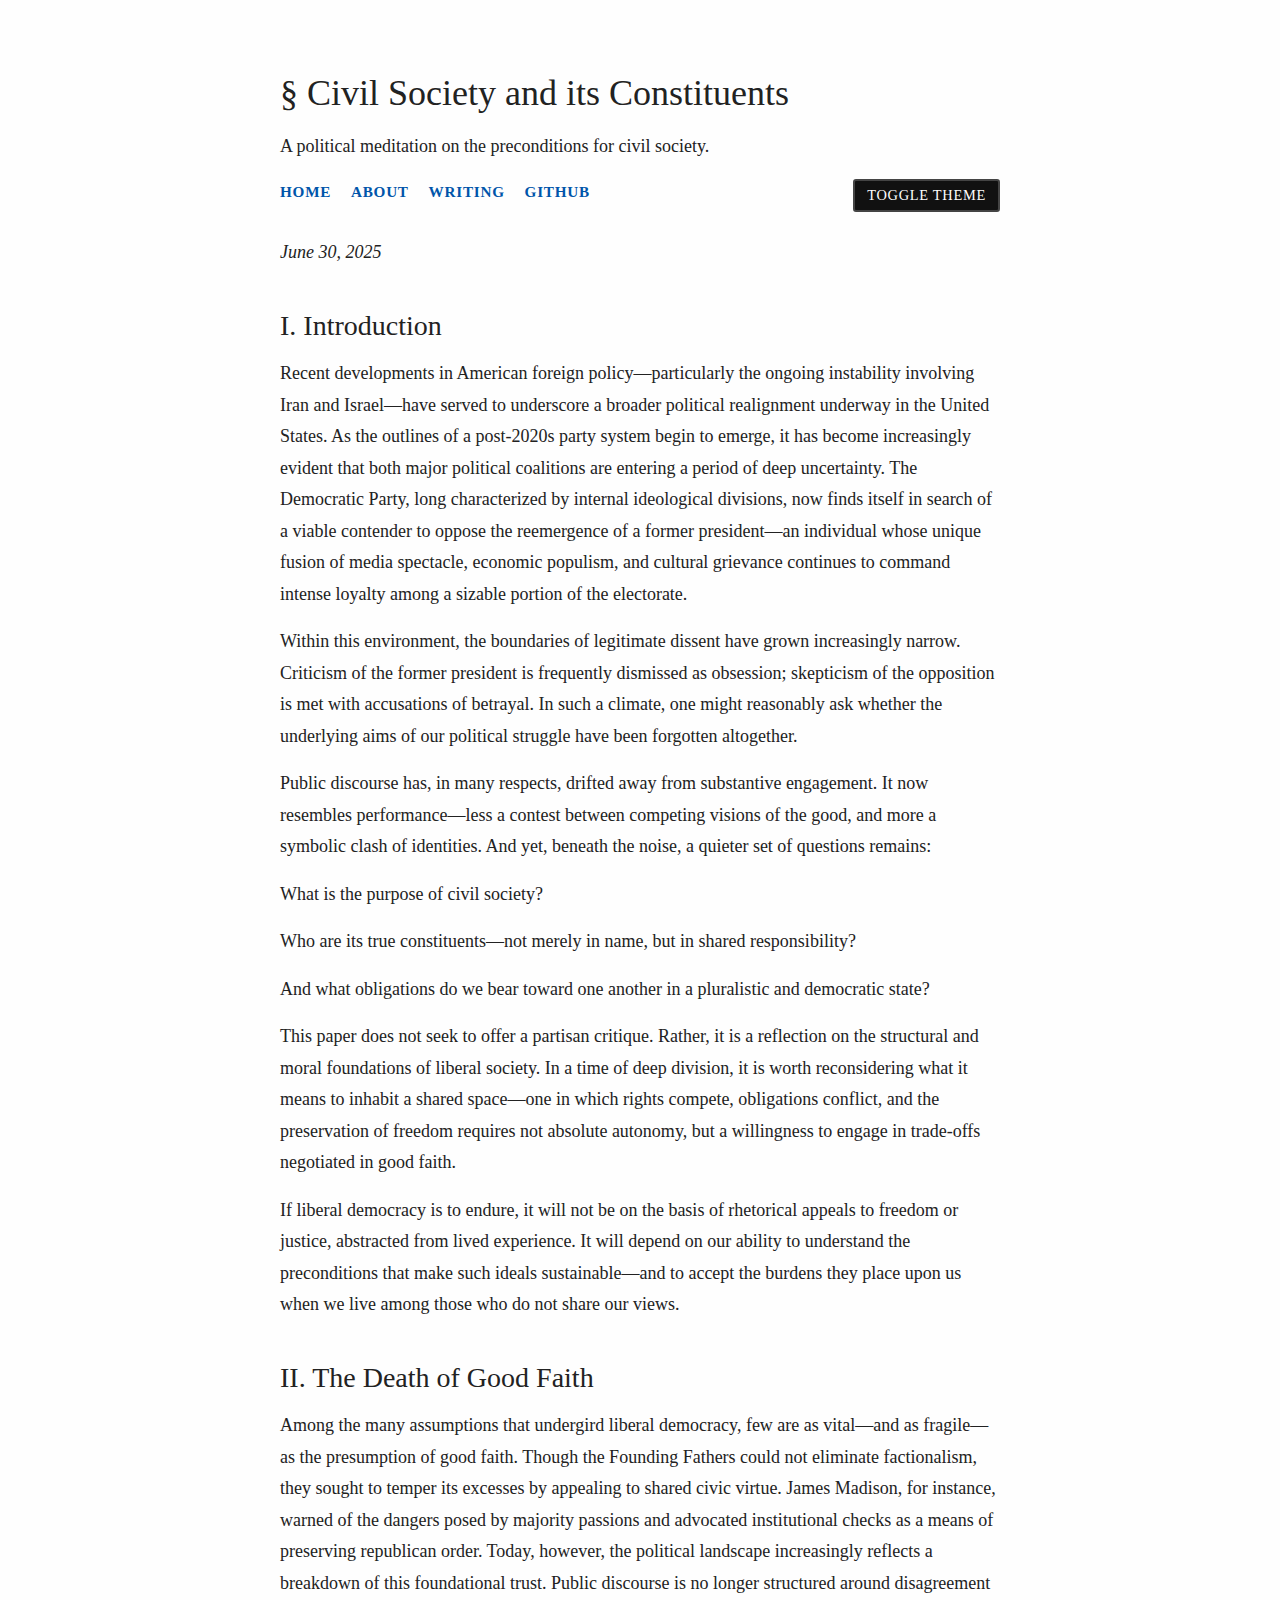
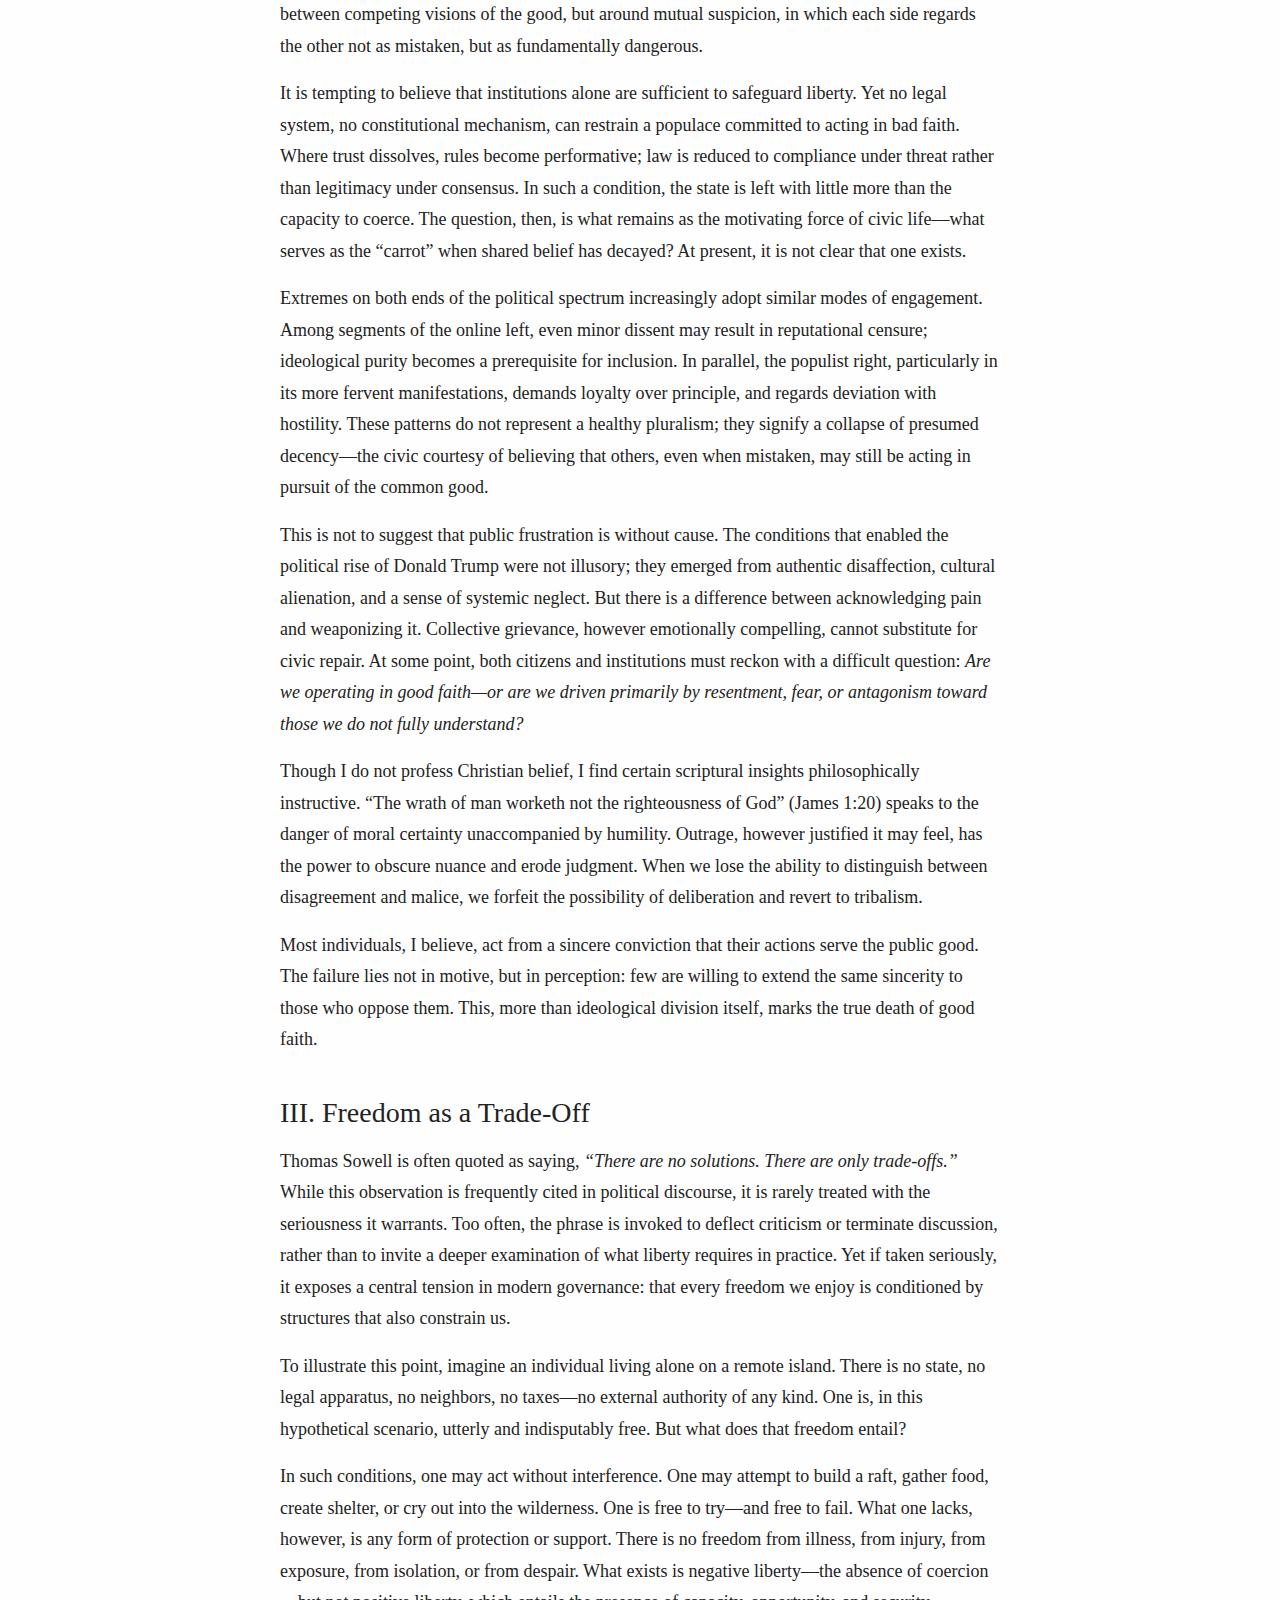
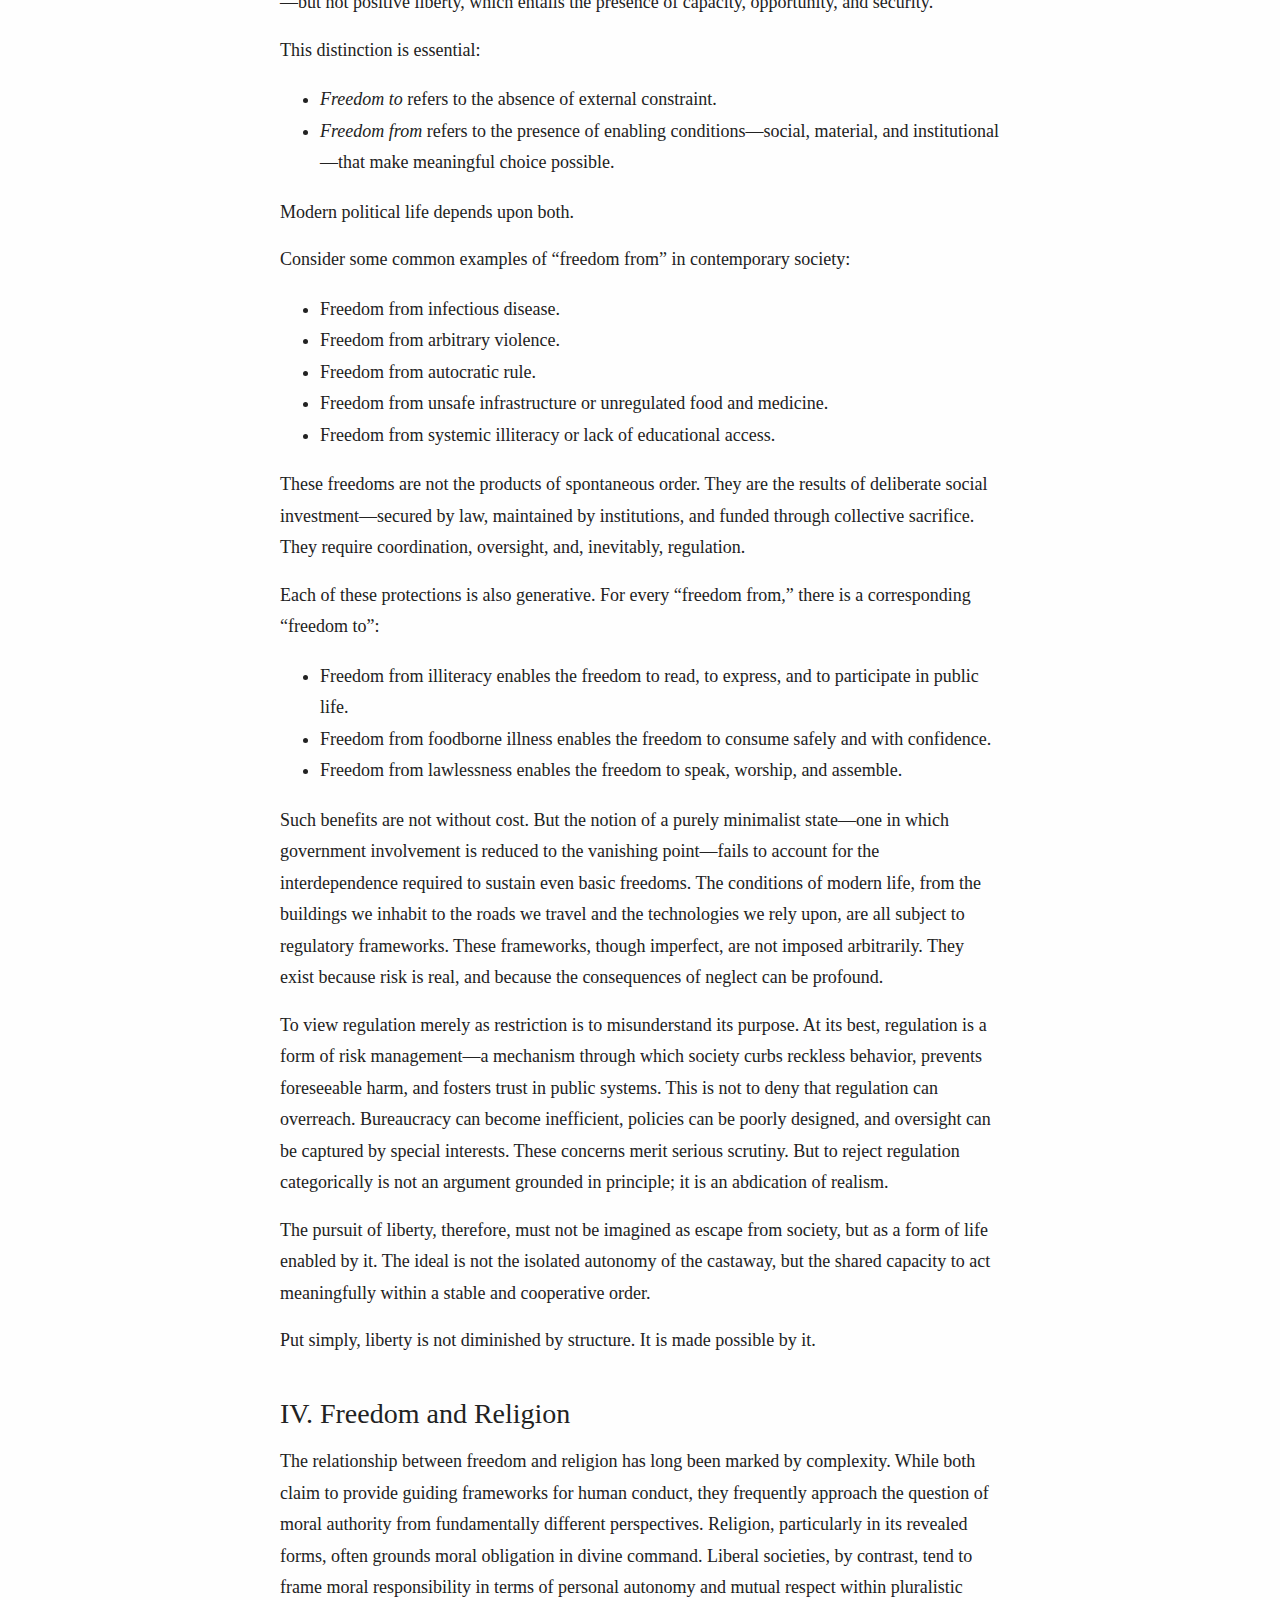
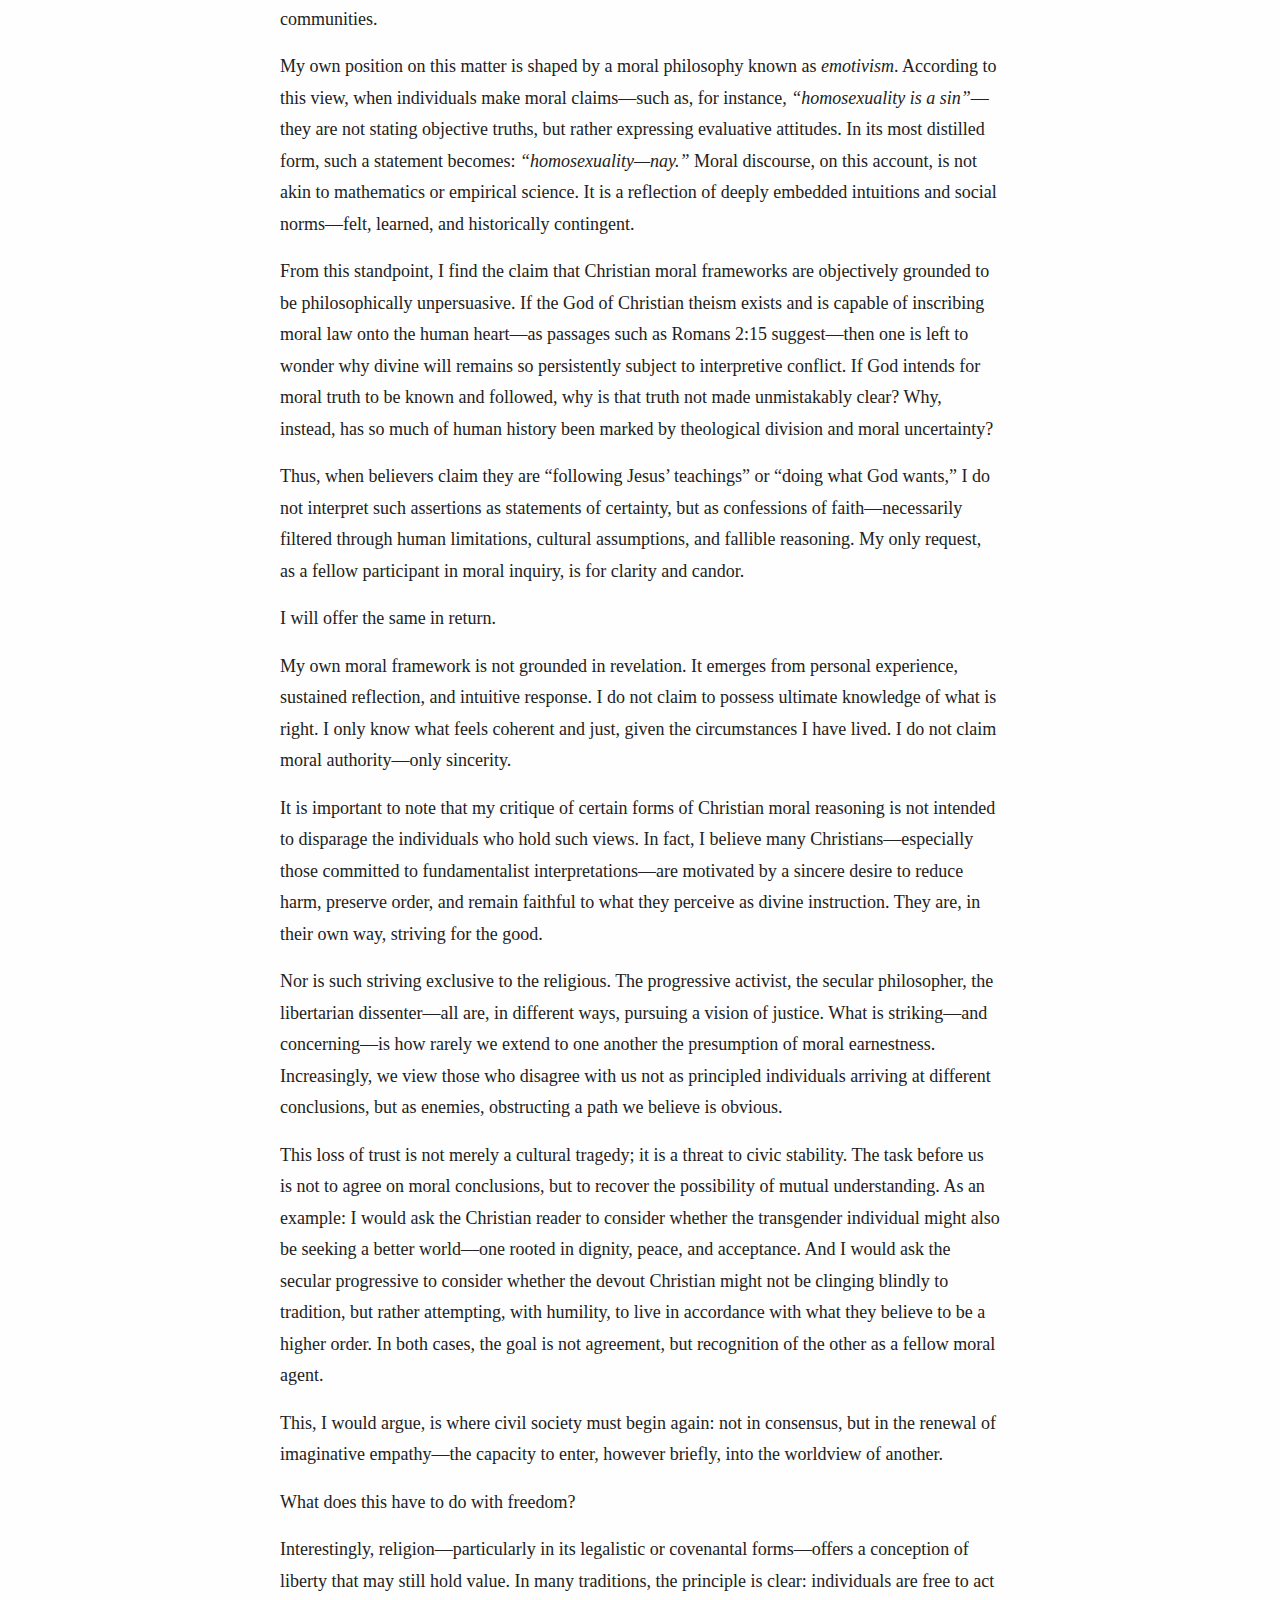
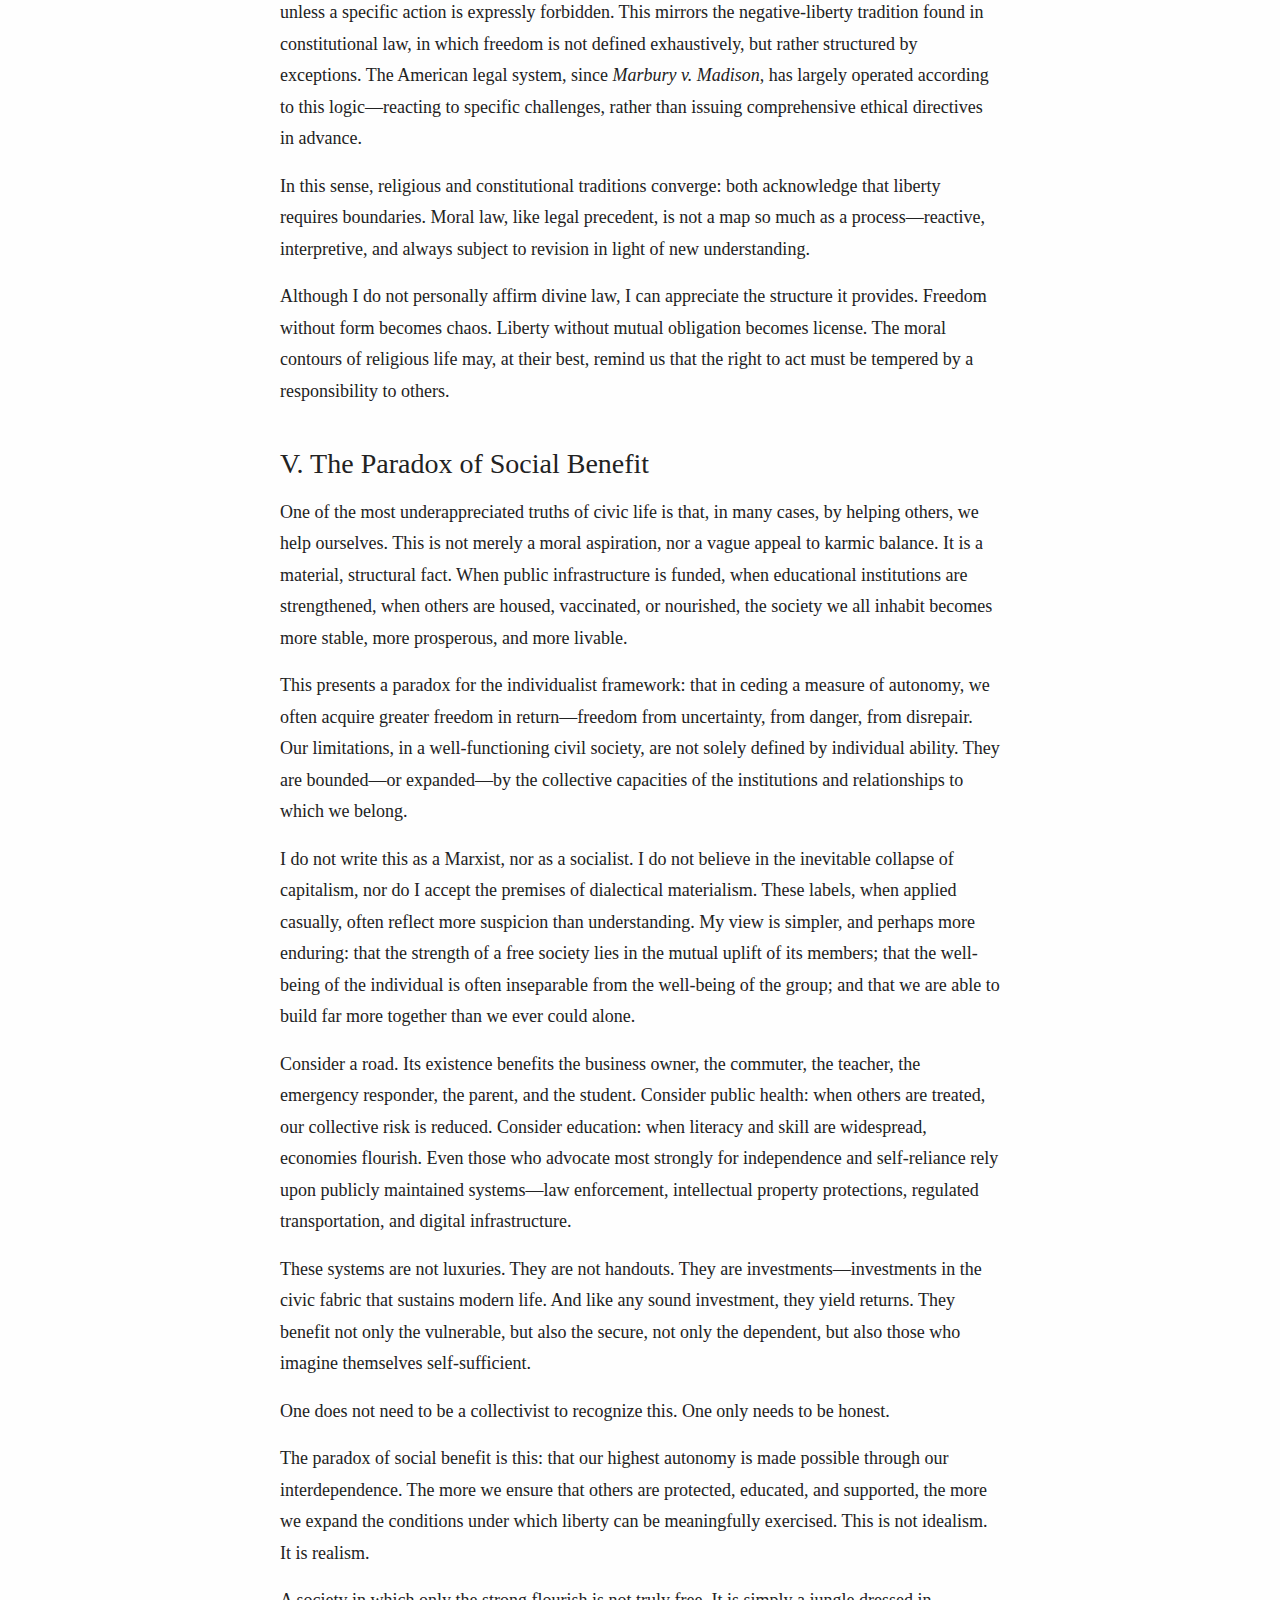
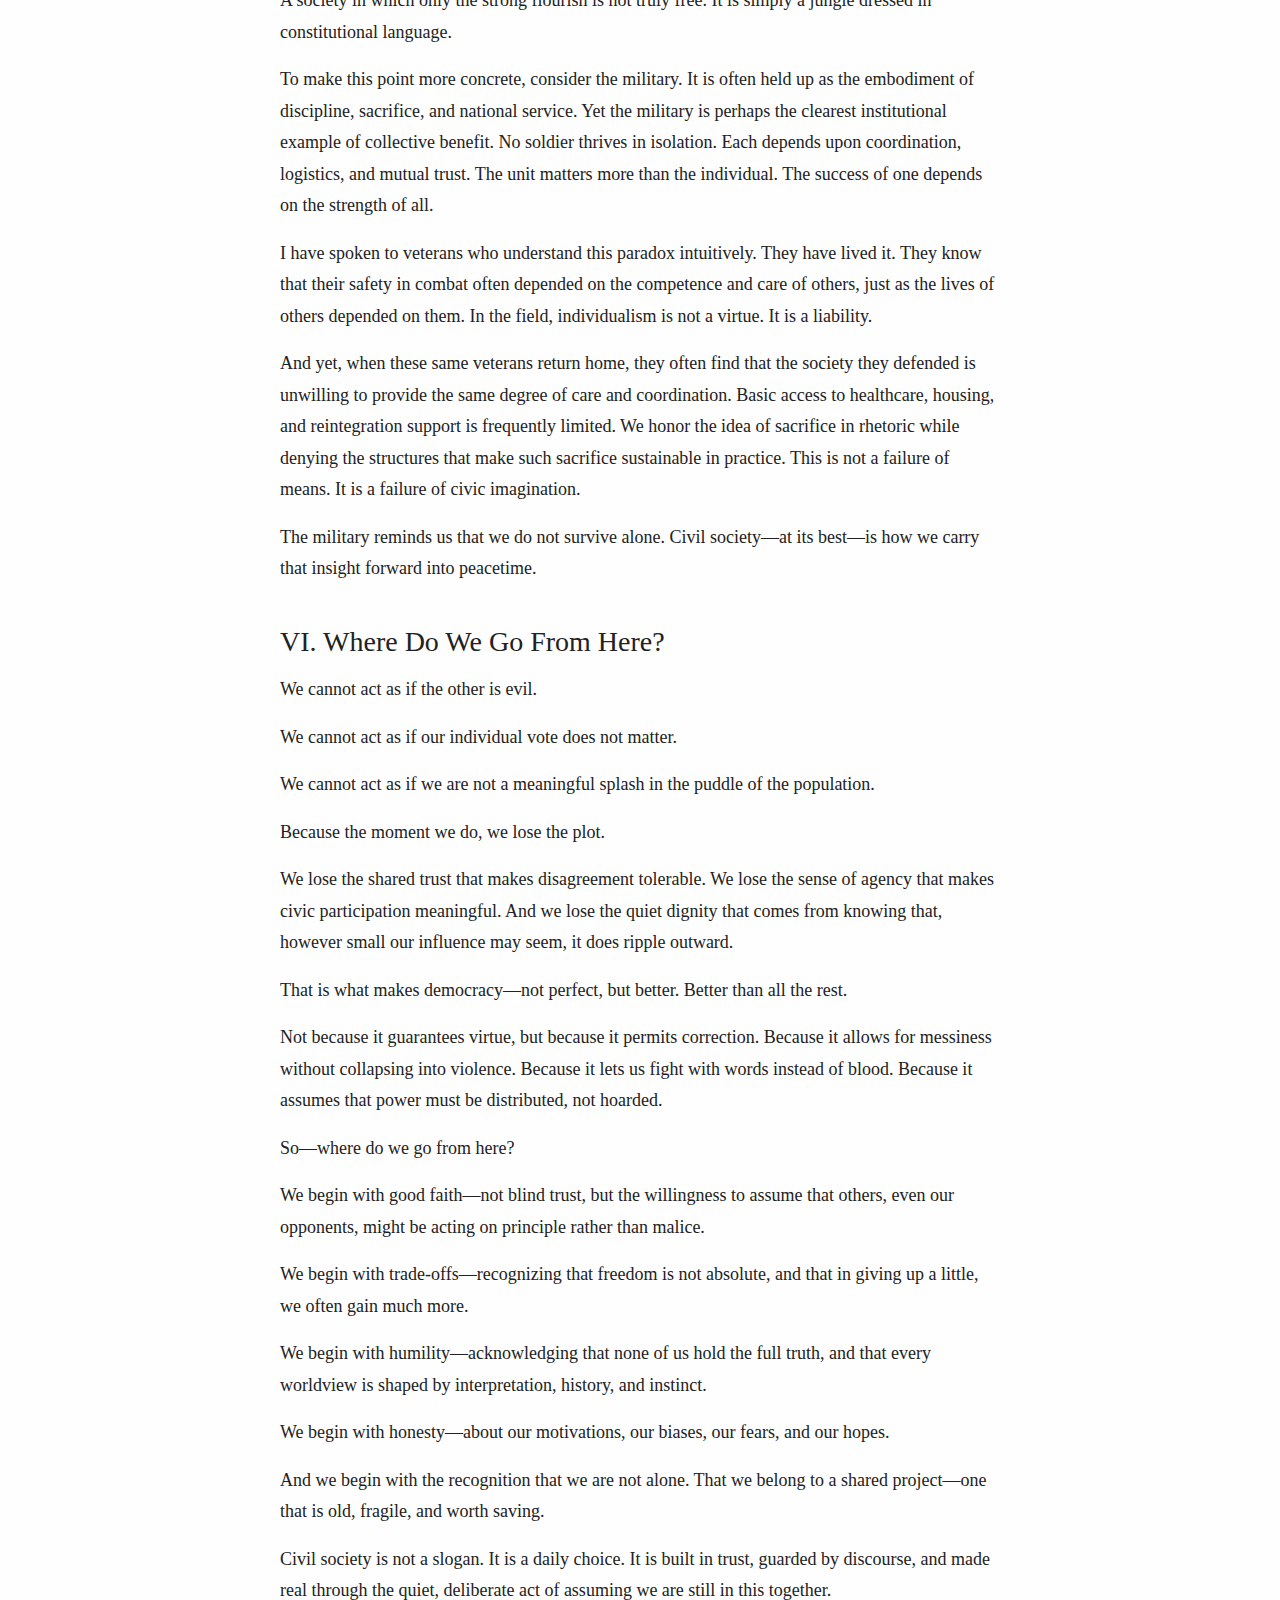
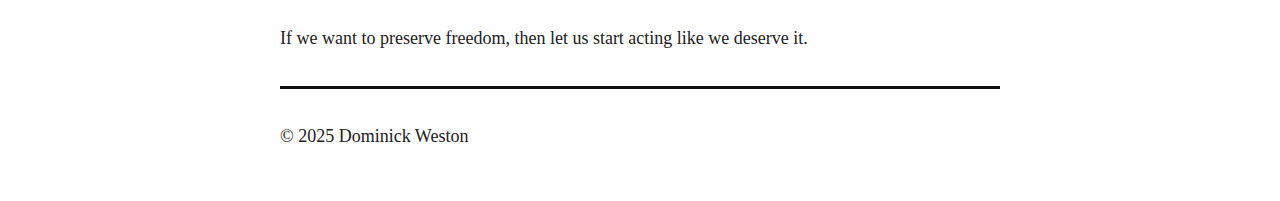
<file: writing/political/civilsocietyanditsconstituents.html>
<!DOCTYPE html>
<html lang="en">
  <head>
    <meta charset="UTF-8" />
    <meta name="viewport" content="width=device-width, initial-scale=1.0" />
    <title>§ Civil Society and its Constituents – Dominick Weston</title>
    <link rel="stylesheet" href="../../css/style.css" />
  </head>

  <body>
    <header>
      <h1>§ Civil Society and its Constituents</h1>
      <p>A political meditation on the preconditions for civil society.</p>
      <nav>
        <a href="../../index.html">Home</a>
        <a href="../../about.html">About</a>
        <a href="../index.html">Writing</a>
        <a href="https://github.com/dsweston711" target="_blank">GitHub</a>
        <button id="theme-toggle" style="float: right; font-size: 0.9rem">
          Toggle Theme
        </button>
      </nav>
    </header>

    <main>
      <p>
        <em>June 30, 2025</em>
      </p>

      <h2>I. Introduction</h2>

      <p>
        Recent developments in American foreign policy—particularly the ongoing
        instability involving Iran and Israel—have served to underscore a
        broader political realignment underway in the United States. As the
        outlines of a post-2020s party system begin to emerge, it has become
        increasingly evident that both major political coalitions are entering a
        period of deep uncertainty. The Democratic Party, long characterized by
        internal ideological divisions, now finds itself in search of a viable
        contender to oppose the reemergence of a former president—an individual
        whose unique fusion of media spectacle, economic populism, and cultural
        grievance continues to command intense loyalty among a sizable portion
        of the electorate.
      </p>

      <p>
        Within this environment, the boundaries of legitimate dissent have grown
        increasingly narrow. Criticism of the former president is frequently
        dismissed as obsession; skepticism of the opposition is met with
        accusations of betrayal. In such a climate, one might reasonably ask
        whether the underlying aims of our political struggle have been
        forgotten altogether.
      </p>

      <p>
        Public discourse has, in many respects, drifted away from substantive
        engagement. It now resembles performance—less a contest between
        competing visions of the good, and more a symbolic clash of identities.
        And yet, beneath the noise, a quieter set of questions remains:
      </p>

      <p>What is the purpose of civil society?</p>

      <p>
        Who are its true constituents—not merely in name, but in shared
        responsibility?
      </p>

      <p>
        And what obligations do we bear toward one another in a pluralistic and
        democratic state?
      </p>

      <p>
        This paper does not seek to offer a partisan critique. Rather, it is a
        reflection on the structural and moral foundations of liberal society.
        In a time of deep division, it is worth reconsidering what it means to
        inhabit a shared space—one in which rights compete, obligations
        conflict, and the preservation of freedom requires not absolute
        autonomy, but a willingness to engage in trade-offs negotiated in good
        faith.
      </p>

      <p>
        If liberal democracy is to endure, it will not be on the basis of
        rhetorical appeals to freedom or justice, abstracted from lived
        experience. It will depend on our ability to understand the
        preconditions that make such ideals sustainable—and to accept the
        burdens they place upon us when we live among those who do not share our
        views.
      </p>

      <h2>II. The Death of Good Faith</h2>

      <p>
        Among the many assumptions that undergird liberal democracy, few are as
        vital—and as fragile—as the presumption of good faith. Though the
        Founding Fathers could not eliminate factionalism, they sought to temper
        its excesses by appealing to shared civic virtue. James Madison, for
        instance, warned of the dangers posed by majority passions and advocated
        institutional checks as a means of preserving republican order. Today,
        however, the political landscape increasingly reflects a breakdown of
        this foundational trust. Public discourse is no longer structured around
        disagreement between competing visions of the good, but around mutual
        suspicion, in which each side regards the other not as mistaken, but as
        fundamentally dangerous.
      </p>

      <p>
        It is tempting to believe that institutions alone are sufficient to
        safeguard liberty. Yet no legal system, no constitutional mechanism, can
        restrain a populace committed to acting in bad faith. Where trust
        dissolves, rules become performative; law is reduced to compliance under
        threat rather than legitimacy under consensus. In such a condition, the
        state is left with little more than the capacity to coerce. The
        question, then, is what remains as the motivating force of civic
        life—what serves as the “carrot” when shared belief has decayed? At
        present, it is not clear that one exists.
      </p>

      <p>
        Extremes on both ends of the political spectrum increasingly adopt
        similar modes of engagement. Among segments of the online left, even
        minor dissent may result in reputational censure; ideological purity
        becomes a prerequisite for inclusion. In parallel, the populist right,
        particularly in its more fervent manifestations, demands loyalty over
        principle, and regards deviation with hostility. These patterns do not
        represent a healthy pluralism; they signify a collapse of presumed
        decency—the civic courtesy of believing that others, even when mistaken,
        may still be acting in pursuit of the common good.
      </p>

      <p>
        This is not to suggest that public frustration is without cause. The
        conditions that enabled the political rise of Donald Trump were not
        illusory; they emerged from authentic disaffection, cultural alienation,
        and a sense of systemic neglect. But there is a difference between
        acknowledging pain and weaponizing it. Collective grievance, however
        emotionally compelling, cannot substitute for civic repair. At some
        point, both citizens and institutions must reckon with a difficult
        question:
        <em>
          Are we operating in good faith—or are we driven primarily by
          resentment, fear, or antagonism toward those we do not fully
          understand?
        </em>
      </p>

      <p>
        Though I do not profess Christian belief, I find certain scriptural
        insights philosophically instructive. “The wrath of man worketh not the
        righteousness of God” (James 1:20) speaks to the danger of moral
        certainty unaccompanied by humility. Outrage, however justified it may
        feel, has the power to obscure nuance and erode judgment. When we lose
        the ability to distinguish between disagreement and malice, we forfeit
        the possibility of deliberation and revert to tribalism.
      </p>

      <p>
        Most individuals, I believe, act from a sincere conviction that their
        actions serve the public good. The failure lies not in motive, but in
        perception: few are willing to extend the same sincerity to those who
        oppose them. This, more than ideological division itself, marks the true
        death of good faith.
      </p>

      <h2>III. Freedom as a Trade-Off</h2>

      <p>
        Thomas Sowell is often quoted as saying,
        <em>“There are no solutions. There are only trade-offs.”</em> While this
        observation is frequently cited in political discourse, it is rarely
        treated with the seriousness it warrants. Too often, the phrase is
        invoked to deflect criticism or terminate discussion, rather than to
        invite a deeper examination of what liberty requires in practice. Yet if
        taken seriously, it exposes a central tension in modern governance: that
        every freedom we enjoy is conditioned by structures that also constrain
        us.
      </p>

      <p>
        To illustrate this point, imagine an individual living alone on a remote
        island. There is no state, no legal apparatus, no neighbors, no taxes—no
        external authority of any kind. One is, in this hypothetical scenario,
        utterly and indisputably free. But what does that freedom entail?
      </p>

      <p>
        In such conditions, one may act without interference. One may attempt to
        build a raft, gather food, create shelter, or cry out into the
        wilderness. One is free to try—and free to fail. What one lacks,
        however, is any form of protection or support. There is no freedom from
        illness, from injury, from exposure, from isolation, or from despair.
        What exists is negative liberty—the absence of coercion—but not positive
        liberty, which entails the presence of capacity, opportunity, and
        security.
      </p>

      <p>This distinction is essential:</p>
      <ul>
        <li>
          <em>Freedom to</em> refers to the absence of external constraint.
        </li>
        <li>
          <em>Freedom from</em> refers to the presence of enabling
          conditions—social, material, and institutional—that make meaningful
          choice possible.
        </li>
      </ul>

      <p>Modern political life depends upon both.</p>

      <p>
        Consider some common examples of “freedom from” in contemporary society:
      </p>

      <ul>
        <li>Freedom from infectious disease.</li>
        <li>Freedom from arbitrary violence.</li>
        <li>Freedom from autocratic rule.</li>
        <li>
          Freedom from unsafe infrastructure or unregulated food and medicine.
        </li>
        <li>Freedom from systemic illiteracy or lack of educational access.</li>
      </ul>

      <p>
        These freedoms are not the products of spontaneous order. They are the
        results of deliberate social investment—secured by law, maintained by
        institutions, and funded through collective sacrifice. They require
        coordination, oversight, and, inevitably, regulation.
      </p>

      <p>
        Each of these protections is also generative. For every “freedom from,”
        there is a corresponding “freedom to”:
      </p>

      <ul>
        <li>
          Freedom from illiteracy enables the freedom to read, to express, and
          to participate in public life.
        </li>
        <li>
          Freedom from foodborne illness enables the freedom to consume safely
          and with confidence.
        </li>
        <li>
          Freedom from lawlessness enables the freedom to speak, worship, and
          assemble.
        </li>
      </ul>

      <p>
        Such benefits are not without cost. But the notion of a purely
        minimalist state—one in which government involvement is reduced to the
        vanishing point—fails to account for the interdependence required to
        sustain even basic freedoms. The conditions of modern life, from the
        buildings we inhabit to the roads we travel and the technologies we rely
        upon, are all subject to regulatory frameworks. These frameworks, though
        imperfect, are not imposed arbitrarily. They exist because risk is real,
        and because the consequences of neglect can be profound.
      </p>

      <p>
        To view regulation merely as restriction is to misunderstand its
        purpose. At its best, regulation is a form of risk management—a
        mechanism through which society curbs reckless behavior, prevents
        foreseeable harm, and fosters trust in public systems. This is not to
        deny that regulation can overreach. Bureaucracy can become inefficient,
        policies can be poorly designed, and oversight can be captured by
        special interests. These concerns merit serious scrutiny. But to reject
        regulation categorically is not an argument grounded in principle; it is
        an abdication of realism.
      </p>

      <p>
        The pursuit of liberty, therefore, must not be imagined as escape from
        society, but as a form of life enabled by it. The ideal is not the
        isolated autonomy of the castaway, but the shared capacity to act
        meaningfully within a stable and cooperative order.
      </p>

      <p>
        Put simply, liberty is not diminished by structure. It is made possible
        by it.
      </p>

      <h2>IV. Freedom and Religion</h2>

      <p>
        The relationship between freedom and religion has long been marked by
        complexity. While both claim to provide guiding frameworks for human
        conduct, they frequently approach the question of moral authority from
        fundamentally different perspectives. Religion, particularly in its
        revealed forms, often grounds moral obligation in divine command.
        Liberal societies, by contrast, tend to frame moral responsibility in
        terms of personal autonomy and mutual respect within pluralistic
        communities.
      </p>

      <p>
        My own position on this matter is shaped by a moral philosophy known as
        <em>emotivism</em>. According to this view, when individuals make moral
        claims—such as, for instance, <em>“homosexuality is a sin”</em>—they are
        not stating objective truths, but rather expressing evaluative
        attitudes. In its most distilled form, such a statement becomes:
        <em>“homosexuality—nay.”</em> Moral discourse, on this account, is not
        akin to mathematics or empirical science. It is a reflection of deeply
        embedded intuitions and social norms—felt, learned, and historically
        contingent.
      </p>

      <p>
        From this standpoint, I find the claim that Christian moral frameworks
        are objectively grounded to be philosophically unpersuasive. If the God
        of Christian theism exists and is capable of inscribing moral law onto
        the human heart—as passages such as Romans 2:15 suggest—then one is left
        to wonder why divine will remains so persistently subject to
        interpretive conflict. If God intends for moral truth to be known and
        followed, why is that truth not made unmistakably clear? Why, instead,
        has so much of human history been marked by theological division and
        moral uncertainty?
      </p>

      <p>
        Thus, when believers claim they are “following Jesus’ teachings” or
        “doing what God wants,” I do not interpret such assertions as statements
        of certainty, but as confessions of faith—necessarily filtered through
        human limitations, cultural assumptions, and fallible reasoning. My only
        request, as a fellow participant in moral inquiry, is for clarity and
        candor.
      </p>

      <p>I will offer the same in return.</p>

      <p>
        My own moral framework is not grounded in revelation. It emerges from
        personal experience, sustained reflection, and intuitive response. I do
        not claim to possess ultimate knowledge of what is right. I only know
        what feels coherent and just, given the circumstances I have lived. I do
        not claim moral authority—only sincerity.
      </p>

      <p>
        It is important to note that my critique of certain forms of Christian
        moral reasoning is not intended to disparage the individuals who hold
        such views. In fact, I believe many Christians—especially those
        committed to fundamentalist interpretations—are motivated by a sincere
        desire to reduce harm, preserve order, and remain faithful to what they
        perceive as divine instruction. They are, in their own way, striving for
        the good.
      </p>

      <p>
        Nor is such striving exclusive to the religious. The progressive
        activist, the secular philosopher, the libertarian dissenter—all are, in
        different ways, pursuing a vision of justice. What is striking—and
        concerning—is how rarely we extend to one another the presumption of
        moral earnestness. Increasingly, we view those who disagree with us not
        as principled individuals arriving at different conclusions, but as
        enemies, obstructing a path we believe is obvious.
      </p>

      <p>
        This loss of trust is not merely a cultural tragedy; it is a threat to
        civic stability. The task before us is not to agree on moral
        conclusions, but to recover the possibility of mutual understanding. As
        an example: I would ask the Christian reader to consider whether the
        transgender individual might also be seeking a better world—one rooted
        in dignity, peace, and acceptance. And I would ask the secular
        progressive to consider whether the devout Christian might not be
        clinging blindly to tradition, but rather attempting, with humility, to
        live in accordance with what they believe to be a higher order. In both
        cases, the goal is not agreement, but recognition of the other as a
        fellow moral agent.
      </p>

      <p>
        This, I would argue, is where civil society must begin again: not in
        consensus, but in the renewal of imaginative empathy—the capacity to
        enter, however briefly, into the worldview of another.
      </p>

      <p>What does this have to do with freedom?</p>

      <p>
        Interestingly, religion—particularly in its legalistic or covenantal
        forms—offers a conception of liberty that may still hold value. In many
        traditions, the principle is clear: individuals are free to act unless a
        specific action is expressly forbidden. This mirrors the
        negative-liberty tradition found in constitutional law, in which freedom
        is not defined exhaustively, but rather structured by exceptions. The
        American legal system, since <em>Marbury v. Madison</em>, has largely
        operated according to this logic—reacting to specific challenges, rather
        than issuing comprehensive ethical directives in advance.
      </p>

      <p>
        In this sense, religious and constitutional traditions converge: both
        acknowledge that liberty requires boundaries. Moral law, like legal
        precedent, is not a map so much as a process—reactive, interpretive, and
        always subject to revision in light of new understanding.
      </p>

      <p>
        Although I do not personally affirm divine law, I can appreciate the
        structure it provides. Freedom without form becomes chaos. Liberty
        without mutual obligation becomes license. The moral contours of
        religious life may, at their best, remind us that the right to act must
        be tempered by a responsibility to others.
      </p>

      <h2>V. The Paradox of Social Benefit</h2>

      <p>
        One of the most underappreciated truths of civic life is that, in many
        cases, by helping others, we help ourselves. This is not merely a moral
        aspiration, nor a vague appeal to karmic balance. It is a material,
        structural fact. When public infrastructure is funded, when educational
        institutions are strengthened, when others are housed, vaccinated, or
        nourished, the society we all inhabit becomes more stable, more
        prosperous, and more livable.
      </p>

      <p>
        This presents a paradox for the individualist framework: that in ceding
        a measure of autonomy, we often acquire greater freedom in
        return—freedom from uncertainty, from danger, from disrepair. Our
        limitations, in a well-functioning civil society, are not solely defined
        by individual ability. They are bounded—or expanded—by the collective
        capacities of the institutions and relationships to which we belong.
      </p>

      <p>
        I do not write this as a Marxist, nor as a socialist. I do not believe
        in the inevitable collapse of capitalism, nor do I accept the premises
        of dialectical materialism. These labels, when applied casually, often
        reflect more suspicion than understanding. My view is simpler, and
        perhaps more enduring: that the strength of a free society lies in the
        mutual uplift of its members; that the well-being of the individual is
        often inseparable from the well-being of the group; and that we are able
        to build far more together than we ever could alone.
      </p>

      <p>
        Consider a road. Its existence benefits the business owner, the
        commuter, the teacher, the emergency responder, the parent, and the
        student. Consider public health: when others are treated, our collective
        risk is reduced. Consider education: when literacy and skill are
        widespread, economies flourish. Even those who advocate most strongly
        for independence and self-reliance rely upon publicly maintained
        systems—law enforcement, intellectual property protections, regulated
        transportation, and digital infrastructure.
      </p>

      <p>
        These systems are not luxuries. They are not handouts. They are
        investments—investments in the civic fabric that sustains modern life.
        And like any sound investment, they yield returns. They benefit not only
        the vulnerable, but also the secure, not only the dependent, but also
        those who imagine themselves self-sufficient.
      </p>

      <p>
        One does not need to be a collectivist to recognize this. One only needs
        to be honest.
      </p>

      <p>
        The paradox of social benefit is this: that our highest autonomy is made
        possible through our interdependence. The more we ensure that others are
        protected, educated, and supported, the more we expand the conditions
        under which liberty can be meaningfully exercised. This is not idealism.
        It is realism.
      </p>

      <p>
        A society in which only the strong flourish is not truly free. It is
        simply a jungle dressed in constitutional language.
      </p>

      <p>
        To make this point more concrete, consider the military. It is often
        held up as the embodiment of discipline, sacrifice, and national
        service. Yet the military is perhaps the clearest institutional example
        of collective benefit. No soldier thrives in isolation. Each depends
        upon coordination, logistics, and mutual trust. The unit matters more
        than the individual. The success of one depends on the strength of all.
      </p>

      <p>
        I have spoken to veterans who understand this paradox intuitively. They
        have lived it. They know that their safety in combat often depended on
        the competence and care of others, just as the lives of others depended
        on them. In the field, individualism is not a virtue. It is a liability.
      </p>

      <p>
        And yet, when these same veterans return home, they often find that the
        society they defended is unwilling to provide the same degree of care
        and coordination. Basic access to healthcare, housing, and reintegration
        support is frequently limited. We honor the idea of sacrifice in
        rhetoric while denying the structures that make such sacrifice
        sustainable in practice. This is not a failure of means. It is a failure
        of civic imagination.
      </p>

      <p>
        The military reminds us that we do not survive alone. Civil society—at
        its best—is how we carry that insight forward into peacetime.
      </p>

      <h2>VI. Where Do We Go From Here?</h2>

      <p>We cannot act as if the other is evil.</p>
      <p>We cannot act as if our individual vote does not matter.</p>
      <p>
        We cannot act as if we are not a meaningful splash in the puddle of the
        population.
      </p>
      <p>Because the moment we do, we lose the plot.</p>

      <p>
        We lose the shared trust that makes disagreement tolerable. We lose the
        sense of agency that makes civic participation meaningful. And we lose
        the quiet dignity that comes from knowing that, however small our
        influence may seem, it does ripple outward.
      </p>

      <p>
        That is what makes democracy—not perfect, but better. Better than all
        the rest.
      </p>
      <p>
        Not because it guarantees virtue, but because it permits correction.
        Because it allows for messiness without collapsing into violence.
        Because it lets us fight with words instead of blood. Because it assumes
        that power must be distributed, not hoarded.
      </p>

      <p>So—where do we go from here?</p>

      <p>
        We begin with good faith—not blind trust, but the willingness to assume
        that others, even our opponents, might be acting on principle rather
        than malice.
      </p>
      <p>
        We begin with trade-offs—recognizing that freedom is not absolute, and
        that in giving up a little, we often gain much more.
      </p>
      <p>
        We begin with humility—acknowledging that none of us hold the full
        truth, and that every worldview is shaped by interpretation, history,
        and instinct.
      </p>
      <p>
        We begin with honesty—about our motivations, our biases, our fears, and
        our hopes.
      </p>
      <p>
        And we begin with the recognition that we are not alone. That we belong
        to a shared project—one that is old, fragile, and worth saving.
      </p>

      <p>
        Civil society is not a slogan. It is a daily choice. It is built in
        trust, guarded by discourse, and made real through the quiet, deliberate
        act of assuming we are still in this together.
      </p>

      <p>
        If we want to preserve freedom, then let us start acting like we deserve
        it.
      </p>
    </main>

    <footer>
      <hr />
      <p>&copy; 2025 Dominick Weston</p>
    </footer>

    <script>
      const toggle = document.getElementById("theme-toggle");
      const html = document.documentElement;

      const saved = localStorage.getItem("theme");
      if (saved) html.setAttribute("data-theme", saved);

      toggle.addEventListener("click", () => {
        const isDark = html.getAttribute("data-theme") === "dark";
        const newTheme = isDark ? "light" : "dark";
        html.setAttribute("data-theme", newTheme);
        localStorage.setItem("theme", newTheme);
      });
    </script>
  </body>
</html>
</file>
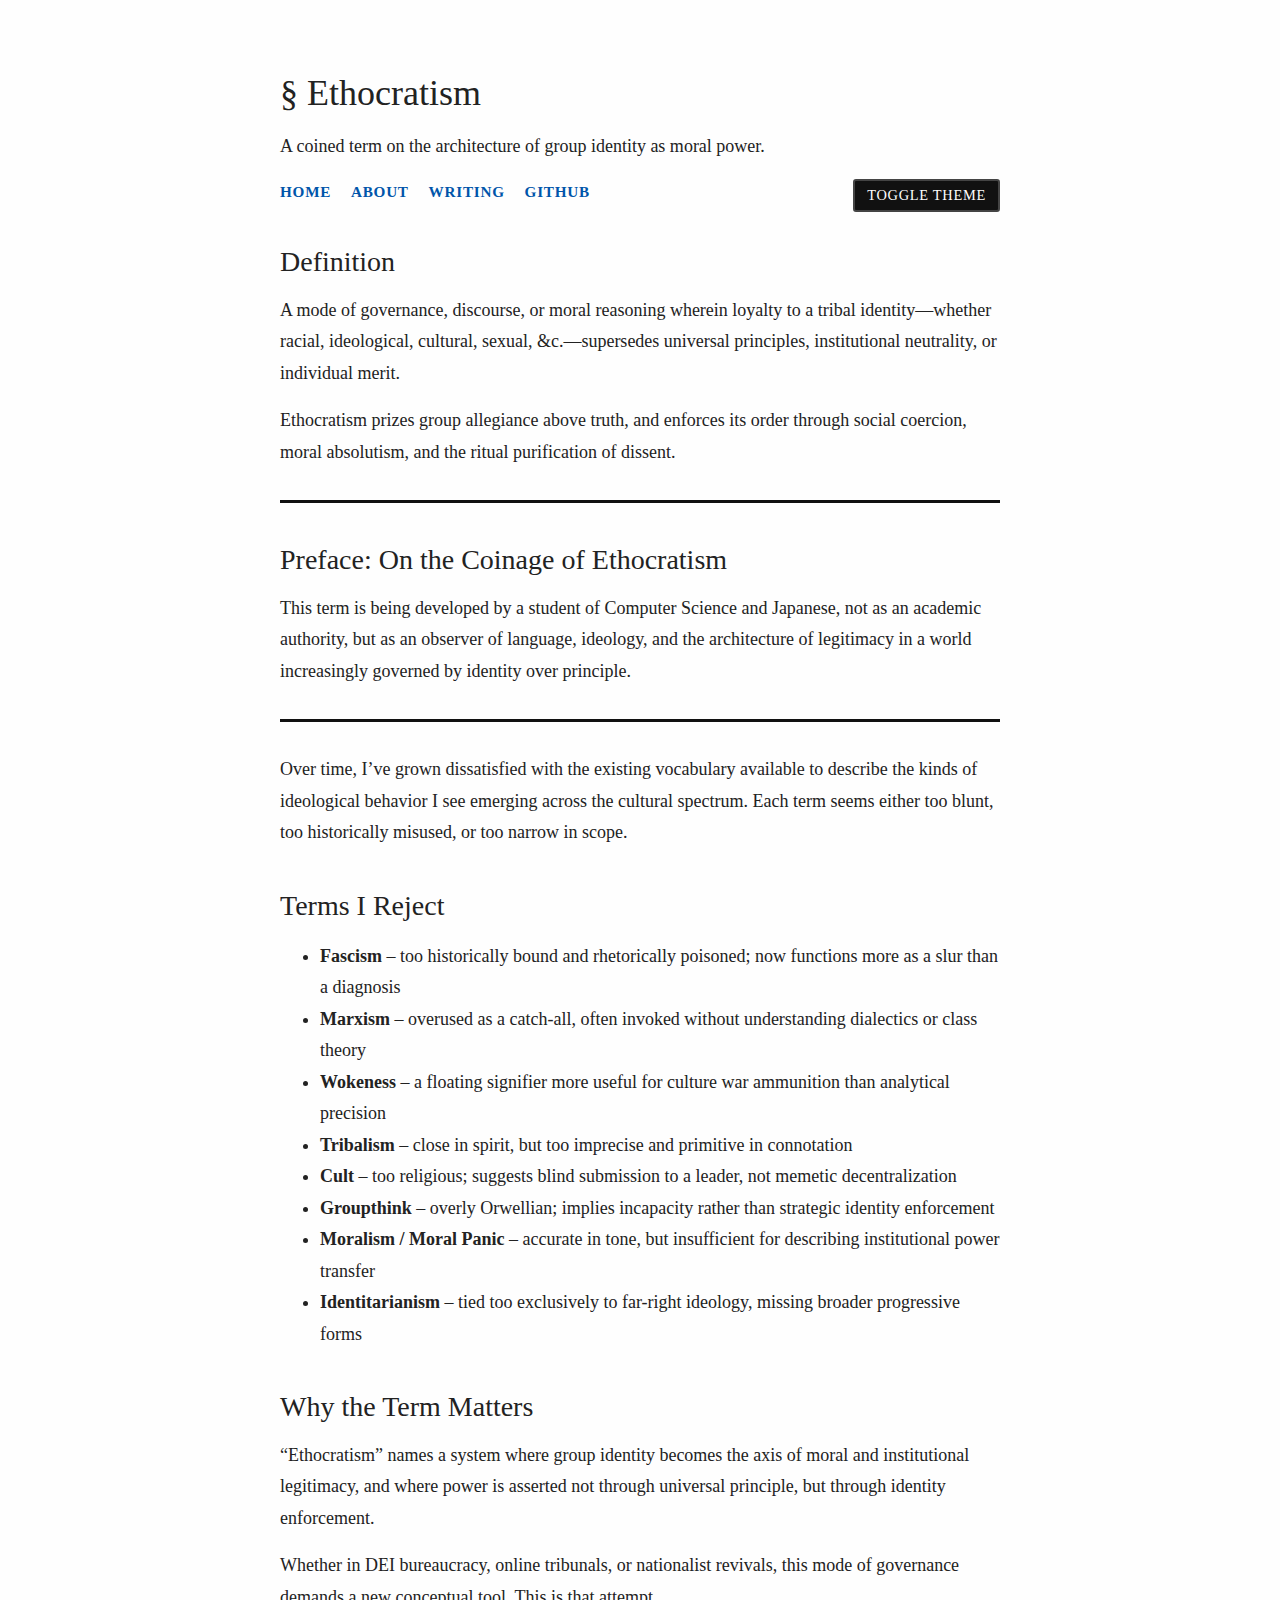
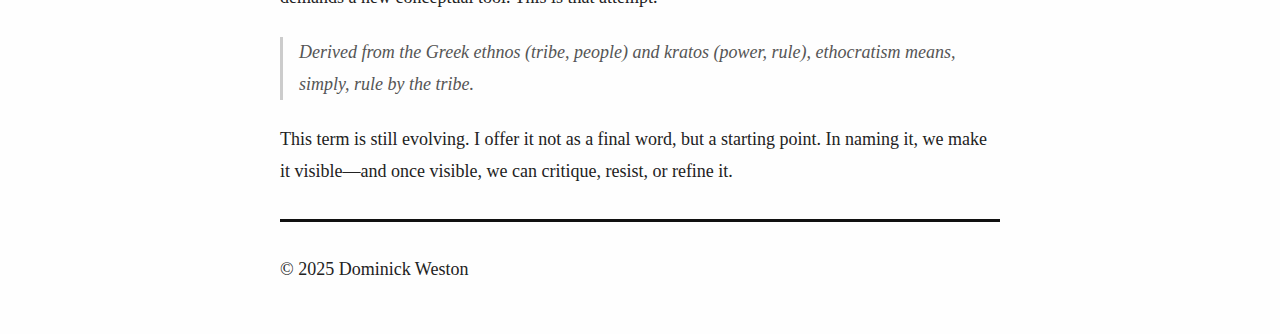
<file: writing/political/ethocratism.html>
<!DOCTYPE html>
<html lang="en">
  <head>
    <meta charset="UTF-8" />
    <meta name="viewport" content="width=device-width, initial-scale=1.0" />
    <title>§ Ethocratism – Dominick Weston</title>
    <link rel="stylesheet" href="../../css/style.css" />
  </head>
  <body>
    <header>
      <h1>§ Ethocratism</h1>
      <p>A coined term on the architecture of group identity as moral power.</p>
      <nav>
        <a href="../../index.html">Home</a>
        <a href="../../about.html">About</a>
        <a href="../index.html">Writing</a>
        <a href="https://github.com/dsweston711" target="_blank">GitHub</a>
        <button id="theme-toggle" style="float: right; font-size: 0.9rem">
          Toggle Theme
        </button>
      </nav>
    </header>

    <main>
      <section>
        <h2>Definition</h2>
        <p>
          A mode of governance, discourse, or moral reasoning wherein loyalty to
          a tribal identity—whether racial, ideological, cultural, sexual,
          &c.—supersedes universal principles, institutional neutrality, or
          individual merit.
        </p>

        <p>
          Ethocratism prizes group allegiance above truth, and enforces its
          order through social coercion, moral absolutism, and the ritual
          purification of dissent.
        </p>

        <hr />

        <h2>Preface: On the Coinage of Ethocratism</h2>
        <p>
          This term is being developed by a student of Computer Science and
          Japanese, not as an academic authority, but as an observer of
          language, ideology, and the architecture of legitimacy in a world
          increasingly governed by identity over principle.
        </p>

        <hr />

        <p>
          Over time, I’ve grown dissatisfied with the existing vocabulary
          available to describe the kinds of ideological behavior I see emerging
          across the cultural spectrum. Each term seems either too blunt, too
          historically misused, or too narrow in scope.
        </p>

        <h2>Terms I Reject</h2>
        <ul>
          <li>
            <strong>Fascism</strong> – too historically bound and rhetorically
            poisoned; now functions more as a slur than a diagnosis
          </li>
          <li>
            <strong>Marxism</strong> – overused as a catch-all, often invoked
            without understanding dialectics or class theory
          </li>
          <li>
            <strong>Wokeness</strong> – a floating signifier more useful for
            culture war ammunition than analytical precision
          </li>
          <li>
            <strong>Tribalism</strong> – close in spirit, but too imprecise and
            primitive in connotation
          </li>
          <li>
            <strong>Cult</strong> – too religious; suggests blind submission to
            a leader, not memetic decentralization
          </li>
          <li>
            <strong>Groupthink</strong> – overly Orwellian; implies incapacity
            rather than strategic identity enforcement
          </li>
          <li>
            <strong>Moralism / Moral Panic</strong> – accurate in tone, but
            insufficient for describing institutional power transfer
          </li>
          <li>
            <strong>Identitarianism</strong> – tied too exclusively to far-right
            ideology, missing broader progressive forms
          </li>
        </ul>

        <h2>Why the Term Matters</h2>
        <p>
          “Ethocratism” names a system where group identity becomes the axis of
          moral and institutional legitimacy, and where power is asserted not
          through universal principle, but through identity enforcement.
        </p>

        <p>
          Whether in DEI bureaucracy, online tribunals, or nationalist revivals,
          this mode of governance demands a new conceptual tool. This is that
          attempt.
        </p>

        <blockquote>
          Derived from the Greek <em>ethnos</em> (tribe, people) and
          <em>kratos</em> (power, rule), ethocratism means, simply, rule by the
          tribe.
        </blockquote>

        <p>
          This term is still evolving. I offer it not as a final word, but a
          starting point. In naming it, we make it visible—and once visible, we
          can critique, resist, or refine it.
        </p>
      </section>
    </main>

    <footer>
      <hr />
      <p>&copy; 2025 Dominick Weston</p>
    </footer>
  </body>

  <script>
    const toggle = document.getElementById("theme-toggle");
    const html = document.documentElement;

    // Load saved theme from localStorage
    const saved = localStorage.getItem("theme");
    if (saved) html.setAttribute("data-theme", saved);

    toggle.addEventListener("click", () => {
      const isDark = html.getAttribute("data-theme") === "dark";
      const newTheme = isDark ? "light" : "dark";
      html.setAttribute("data-theme", newTheme);
      localStorage.setItem("theme", newTheme);
    });
  </script>
</html>
</file>
<file: css/style.css>
:root {
  --bg: #fefefe;
  --fg: #222;
  --accent: #0055aa;
  --hr: #111;
  --hr-dark: #555;
}

[data-theme="dark"] {
  --bg: #121212;
  --fg: #f1f1f1;
  --accent: #66ccff;
  --hr: var(--hr-dark);
}

body {
  background-color: var(--bg);
  color: var(--fg);
  font-family: "Garamond", "Georgia", serif;
  font-size: 18px;
  line-height: 1.75;
  margin: 0;
  padding: 2rem;
  max-width: 720px;
  margin-left: auto;
  margin-right: auto;
}

a {
  color: var(--accent);
}

h1,
h2,
h3 {
  font-weight: normal;
  margin-top: 2.5rem;
  margin-bottom: 1rem;
  line-height: 1.2;
}

h1 {
  font-size: 2.25rem;
}
h2 {
  font-size: 1.75rem;
}
h3 {
  font-size: 1.25rem;
}

p {
  margin: 1rem 0;
}

a {
  color: #0055aa;
  text-decoration: none;
}

a:hover {
  text-decoration: underline;
}

blockquote {
  margin: 1.5rem 0;
  padding-left: 1rem;
  border-left: 3px solid #ccc;
  color: #555;
  font-style: italic;
}

code {
  font-family: "Courier New", monospace;
  background-color: #f4f4f4;
  padding: 2px 4px;
  border-radius: 4px;
}

pre {
  background-color: #f4f4f4;
  padding: 1rem;
  overflow-x: auto;
  border-radius: 6px;
}

hr {
  border: none;
  border-top: 1px solid #ddd;
  margin: 2rem 0;
}

nav {
  margin-bottom: 2rem;
  font-size: 0.95rem;
}

nav a {
  margin-right: 1rem;
  text-transform: uppercase;
  letter-spacing: 0.05em;
  font-weight: bold;
}

details {
  margin-bottom: 1.5rem;
  border: 1px solid #ddd;
  border-radius: 6px;
  padding: 1rem;
  background-color: #fafafa;
}

summary {
  font-size: 1.1rem;
  cursor: pointer;
  font-weight: bold;
  margin-bottom: 0.5rem;
}

details[open] {
  background-color: #f4f4f4;
}

hr {
  border: none;
  height: 3px;
  background-color: var(--hr);
  margin: 2rem 0;
}

#theme-toggle {
  float: right;
  background-color: #111;
  color: #fefefe;
  border: 2px solid #444;
  padding: 0.4rem 0.75rem;
  font-size: 0.9rem;
  font-family: Garamond, serif;
  text-transform: uppercase;
  letter-spacing: 0.05em;
  cursor: pointer;
  transition: background-color 0.3s, color 0.3s;
  border-radius: 3px;
}

#theme-toggle:hover {
  background-color: #222;
  border-color: #666;
}

[data-theme="dark"] #theme-toggle {
  background-color: #fefefe;
  color: #111;
  border-color: #999;
}

[data-theme="dark"] #theme-toggle:hover {
  background-color: #e0e0e0;
  border-color: #aaa;
}
</file>
